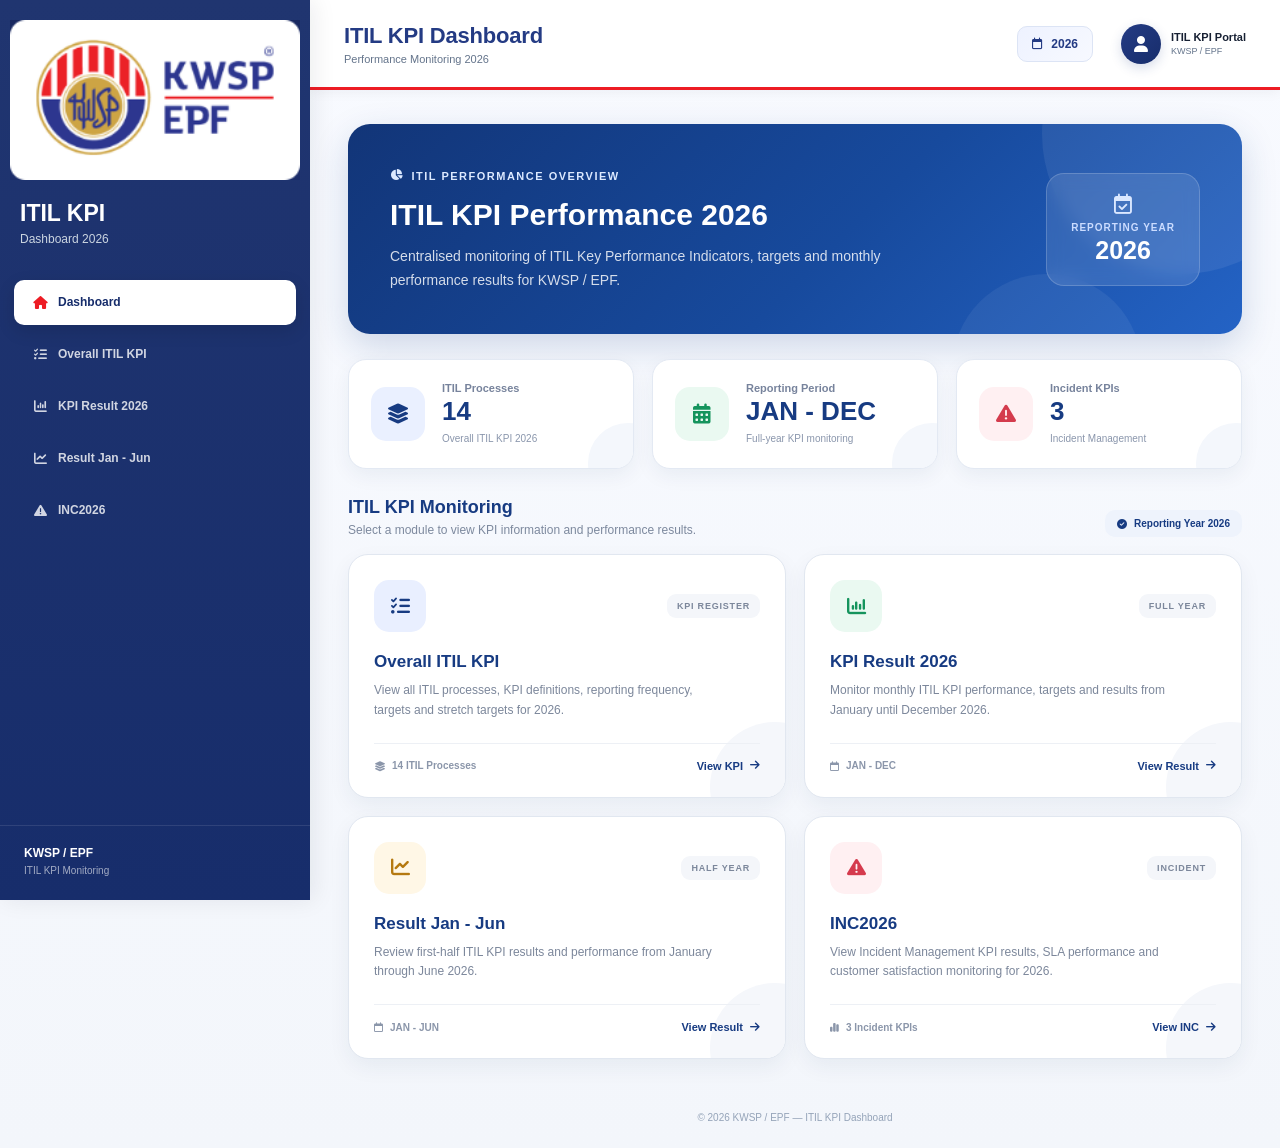
<file: index.html>
<!DOCTYPE html><html lang="en"><head><meta charset="UTF-8"><meta name="viewport" content="width=device-width,initial-scale=1.0"><title>KWSP | ITIL KPI Dashboard 2026</title><meta http-equiv="refresh" content="0; url=dashboard.html"></head><body><p>Loading ITIL KPI Dashboard...</p><script>window.location.href='dashboard.html';</script></body></html>
</file>
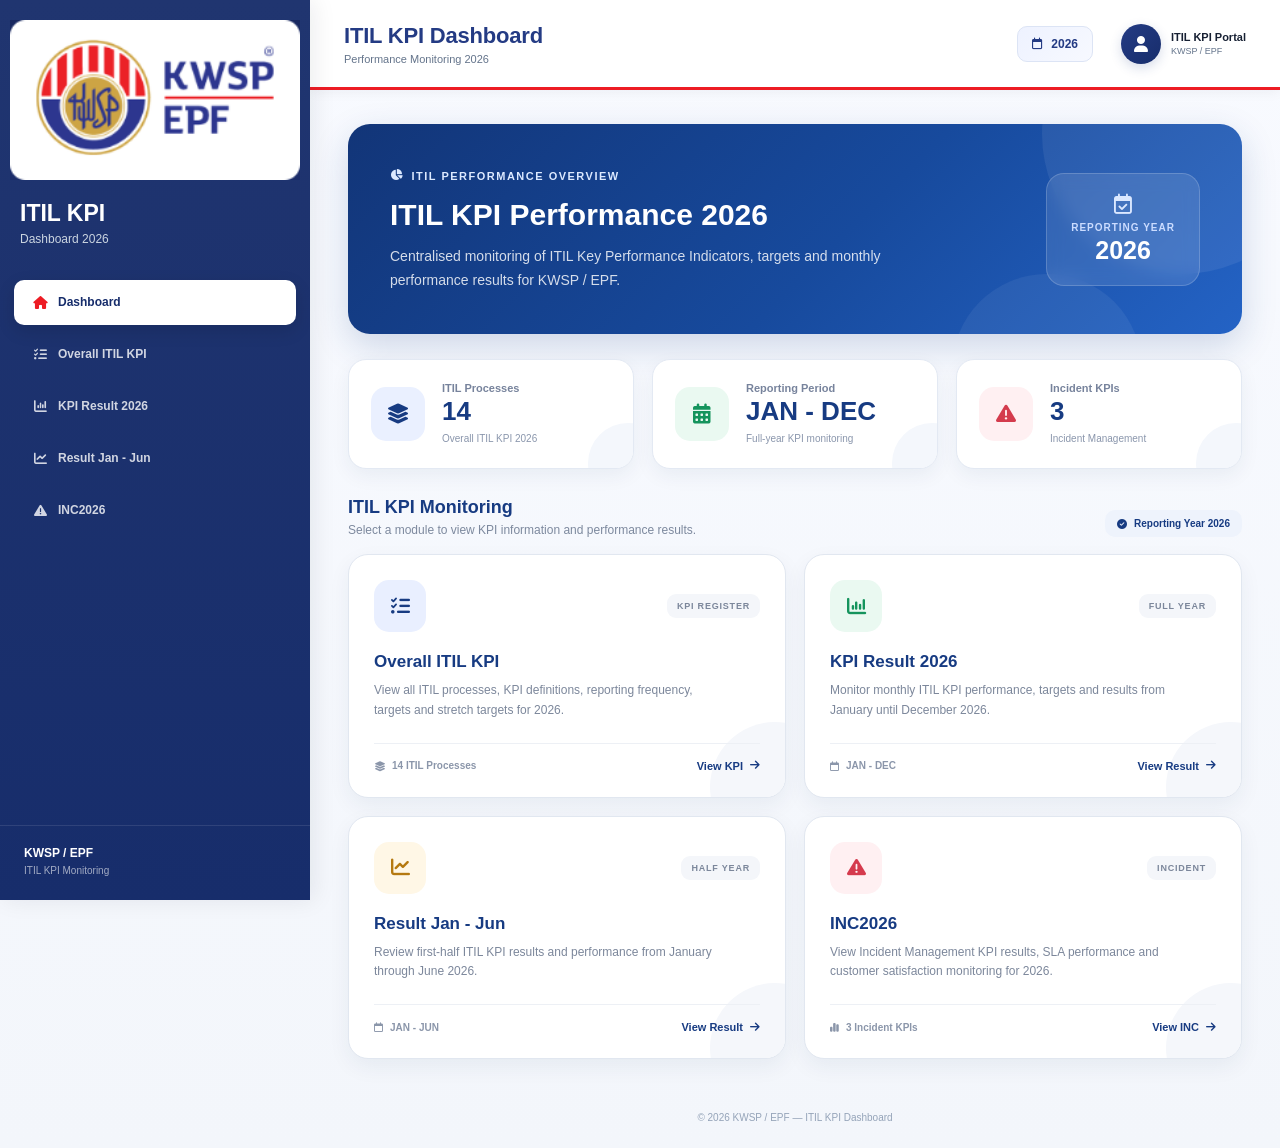
<file: dashboard.html>
<!DOCTYPE html>
<html lang="en">

<head>

    <meta charset="UTF-8">

    <meta
        name="viewport"
        content="width=device-width, initial-scale=1.0"
    >

    <title>
        KWSP | ITIL KPI Dashboard 2026
    </title>


    <!-- MAIN CSS -->
    <link
        rel="stylesheet"
        href="css/style.css"
    >


    <!-- FONT AWESOME -->
    <link
        rel="stylesheet"
        href="https://cdnjs.cloudflare.com/ajax/libs/font-awesome/6.5.1/css/all.min.css"
    >


    <style>

        /* =========================================================
           DASHBOARD 2026
        ========================================================= */

        .dashboard-content {
            padding-bottom: 35px;
        }


        /* =========================================================
           HERO
        ========================================================= */

        .dashboard-hero {
            position: relative;
            overflow: hidden;

            display: flex;
            align-items: center;
            justify-content: space-between;
            gap: 30px;

            min-height: 210px;

            padding: 38px 42px;
            margin-bottom: 25px;

            border-radius: 22px;

            background:
                linear-gradient(
                    135deg,
                    #123578 0%,
                    #174a9d 55%,
                    #2463c5 100%
                );

            box-shadow:
                0 12px 35px rgba(23, 59, 130, 0.18);

            color: white;
        }


        .dashboard-hero::before {
            content: "";

            position: absolute;

            width: 280px;
            height: 280px;

            right: -80px;
            top: -130px;

            border-radius: 50%;

            background:
                rgba(255, 255, 255, 0.07);
        }


        .dashboard-hero::after {
            content: "";

            position: absolute;

            width: 190px;
            height: 190px;

            right: 100px;
            bottom: -130px;

            border-radius: 50%;

            background:
                rgba(255, 255, 255, 0.06);
        }


        .dashboard-hero-copy {
            position: relative;
            z-index: 2;

            max-width: 650px;
        }


        .dashboard-hero-label {
            display: inline-flex;
            align-items: center;
            gap: 8px;

            margin-bottom: 14px;

            font-size: 11px;
            font-weight: 800;

            letter-spacing: 1.5px;

            color: #dce9ff;
        }


        .dashboard-hero h2 {
            margin: 0 0 12px;

            font-size: 30px;
            line-height: 1.25;

            color: white;
        }


        .dashboard-hero p {
            max-width: 570px;

            margin: 0;

            color: rgba(255, 255, 255, 0.82);

            font-size: 14px;
            line-height: 1.7;
        }


        .dashboard-hero-year {
            position: relative;
            z-index: 2;

            min-width: 135px;

            padding: 20px 24px;

            text-align: center;

            border: 1px solid rgba(255, 255, 255, 0.18);
            border-radius: 18px;

            background:
                rgba(255, 255, 255, 0.11);

            backdrop-filter: blur(8px);
        }


        .dashboard-hero-year i {
            display: block;

            margin-bottom: 8px;

            font-size: 20px;

            color: #dbe8ff;
        }


        .dashboard-hero-year span {
            display: block;

            margin-bottom: 3px;

            font-size: 10px;
            font-weight: 700;

            letter-spacing: 1px;

            color: #cbdcff;
        }


        .dashboard-hero-year strong {
            font-size: 25px;

            color: white;
        }


        /* =========================================================
           SUMMARY
        ========================================================= */

        .dashboard-summary {
            display: grid;

            grid-template-columns:
                repeat(3, minmax(0, 1fr));

            gap: 18px;

            margin-bottom: 28px;
        }


        .summary-card {
            position: relative;

            display: flex;
            align-items: center;

            gap: 17px;

            min-height: 110px;

            padding: 22px;

            overflow: hidden;

            border: 1px solid #e3e9f3;
            border-radius: 18px;

            background: white;

            box-shadow:
                0 7px 20px rgba(15, 43, 89, 0.06);

            transition:
                transform 0.2s ease,
                box-shadow 0.2s ease;
        }


        .summary-card:hover {
            transform: translateY(-3px);

            box-shadow:
                0 12px 28px rgba(15, 43, 89, 0.10);
        }


        .summary-card::after {
            content: "";

            position: absolute;

            width: 80px;
            height: 80px;

            right: -35px;
            bottom: -35px;

            border-radius: 50%;

            background: #f4f7fc;
        }


        .summary-icon {
            flex-shrink: 0;

            display: flex;
            align-items: center;
            justify-content: center;

            width: 54px;
            height: 54px;

            border-radius: 15px;

            font-size: 20px;
        }


        .summary-blue {
            color: #173b82;
            background: #eaf0ff;
        }


        .summary-green {
            color: #15945d;
            background: #eaf9f1;
        }


        .summary-red {
            color: #d43b4d;
            background: #fff0f2;
        }


        .summary-content {
            position: relative;
            z-index: 2;
        }


        .summary-content small {
            display: block;

            margin-bottom: 4px;

            color: #77839c;

            font-size: 11px;
            font-weight: 600;
        }


        .summary-content strong {
            display: block;

            margin-bottom: 4px;

            color: #173b82;

            font-size: 26px;
            line-height: 1;
        }


        .summary-content span {
            color: #8a96ac;

            font-size: 10px;
        }


        /* =========================================================
           SECTION HEADING
        ========================================================= */

        .dashboard-section {
            margin-top: 5px;
        }


        .dashboard-section-head {
            display: flex;
            align-items: flex-end;
            justify-content: space-between;

            gap: 20px;

            margin-bottom: 17px;
        }


        .dashboard-section-head h3 {
            margin: 0 0 5px;

            color: #173b82;

            font-size: 18px;
        }


        .dashboard-section-head p {
            margin: 0;

            color: #7d899e;

            font-size: 12px;
        }


        .dashboard-section-tag {
            display: inline-flex;
            align-items: center;
            gap: 7px;

            padding: 8px 12px;

            border-radius: 10px;

            background: #eef3fc;

            color: #173b82;

            font-size: 10px;
            font-weight: 700;
        }


        /* =========================================================
           MODULE CARDS
        ========================================================= */

        .dashboard-modules {
            display: grid;

            grid-template-columns:
                repeat(2, minmax(0, 1fr));

            gap: 18px;
        }


        .dashboard-card {
            position: relative;

            display: flex;
            flex-direction: column;

            min-height: 225px;

            padding: 25px;

            overflow: hidden;

            text-decoration: none;

            border: 1px solid #e1e7f0;
            border-radius: 20px;

            background: white;

            box-shadow:
                0 8px 22px rgba(15, 43, 89, 0.06);

            transition:
                transform 0.22s ease,
                box-shadow 0.22s ease,
                border-color 0.22s ease;
        }


        .dashboard-card:hover {
            transform: translateY(-4px);

            border-color: #cbd9ef;

            box-shadow:
                0 15px 35px rgba(15, 43, 89, 0.11);
        }


        .dashboard-card::after {
            content: "";

            position: absolute;

            width: 130px;
            height: 130px;

            right: -55px;
            bottom: -55px;

            border-radius: 50%;

            background: #f5f7fb;
        }


        .dashboard-card-top {
            display: flex;
            align-items: center;
            justify-content: space-between;

            margin-bottom: 20px;
        }


        .module-icon {
            display: flex;
            align-items: center;
            justify-content: center;

            width: 52px;
            height: 52px;

            border-radius: 15px;

            font-size: 19px;
        }


        .module-blue {
            color: #173b82;
            background: #e9efff;
        }


        .module-green {
            color: #15945d;
            background: #eaf9f1;
        }


        .module-gold {
            color: #b57910;
            background: #fff7e6;
        }


        .module-red {
            color: #d53a4d;
            background: #fff0f2;
        }


        .module-tag {
            padding: 7px 10px;

            border-radius: 9px;

            background: #f4f6fa;

            color: #7c879b;

            font-size: 9px;
            font-weight: 800;

            letter-spacing: 0.8px;
        }


        .dashboard-card h3 {
            position: relative;
            z-index: 2;

            margin: 0 0 9px;

            color: #173b82;

            font-size: 17px;
        }


        .dashboard-card p {
            position: relative;
            z-index: 2;

            flex-grow: 1;

            margin: 0 0 22px;

            max-width: 90%;

            color: #7c879b;

            font-size: 12px;
            line-height: 1.65;
        }


        .dashboard-card-footer {
            position: relative;
            z-index: 2;

            display: flex;
            align-items: center;
            justify-content: space-between;

            gap: 15px;

            padding-top: 16px;

            border-top: 1px solid #edf0f5;
        }


        .dashboard-card-info {
            display: flex;
            align-items: center;
            gap: 7px;

            color: #8b96aa;

            font-size: 10px;
            font-weight: 600;
        }


        .dashboard-card-open {
            display: inline-flex;
            align-items: center;
            gap: 7px;

            color: #173b82;

            font-size: 11px;
            font-weight: 800;
        }


        .dashboard-card:hover
        .dashboard-card-open i {
            transform: translateX(3px);
        }


        .dashboard-card-open i {
            transition: transform 0.2s ease;
        }


        /* =========================================================
           RESPONSIVE
        ========================================================= */

        @media (max-width: 1000px) {

            .dashboard-summary {
                grid-template-columns: 1fr;
            }


            .dashboard-modules {
                grid-template-columns: 1fr;
            }

        }


        @media (max-width: 700px) {

            .dashboard-hero {
                flex-direction: column;
                align-items: flex-start;

                padding: 28px;
            }


            .dashboard-hero-year {
                width: 100%;
            }


            .dashboard-hero h2 {
                font-size: 25px;
            }

        }

    </style>

</head>


<body>


<div class="app">


    <!-- =====================================================
         SIDEBAR
    ====================================================== -->

    <aside class="sidebar">


        <!-- BRAND -->

        <div class="brand">

            <img
                src="images/kwsp-logo.png"
                alt="KWSP EPF Logo"
                class="kwsp-logo"
            >

            <div class="brand-title">

                <h2>
                    ITIL KPI
                </h2>

                <p>
                    Dashboard 2026
                </p>

            </div>

        </div>


        <!-- NAVIGATION -->

        <nav>

            <a
                href="dashboard.html"
                class="nav-btn active"
            >

                <i class="fa-solid fa-house"></i>

                Dashboard

            </a>


            <a
                href="overall.html"
                class="nav-btn"
            >

                <i class="fa-solid fa-list-check"></i>

                Overall ITIL KPI

            </a>


            <a
                href="result2026.html"
                class="nav-btn"
            >

                <i class="fa-solid fa-chart-column"></i>

                KPI Result 2026

            </a>


            <a
                href="jan-jun.html"
                class="nav-btn"
            >

                <i class="fa-solid fa-chart-line"></i>

                Result Jan - Jun

            </a>


            <a
                href="inc2026.html"
                class="nav-btn"
            >

                <i class="fa-solid fa-triangle-exclamation"></i>

                INC2026

            </a>

        </nav>


        <!-- SIDEBAR FOOTER -->

        <div class="side-foot">

            <b>
                KWSP / EPF
            </b>

            <span>
                ITIL KPI Monitoring
            </span>

        </div>


    </aside>


    <!-- =====================================================
         MAIN
    ====================================================== -->

    <main>


        <!-- =================================================
             TOPBAR
        ================================================== -->

        <header class="topbar">


            <div>

                <h1>
                    ITIL KPI Dashboard
                </h1>

                <p>
                    Performance Monitoring 2026
                </p>

            </div>


            <div class="topbar-right">


                <!-- YEAR -->

                <div class="year">

                    <i class="fa-regular fa-calendar"></i>

                    2026

                </div>


                <!-- ADMIN -->

                <div class="administrator">

                    <div class="admin-icon">

                        <i class="fa-solid fa-user"></i>

                    </div>

                    <div>

                        <strong>
                            ITIL KPI Portal
                        </strong>

                        <span>
                            KWSP / EPF
                        </span>

                    </div>

                </div>


            </div>


        </header>


        <!-- =================================================
             CONTENT
        ================================================== -->

        <section class="content dashboard-content">


            <!-- =================================================
                 HERO
            ================================================== -->

            <div class="dashboard-hero">


                <div class="dashboard-hero-copy">

                    <span class="dashboard-hero-label">

                        <i class="fa-solid fa-chart-pie"></i>

                        ITIL PERFORMANCE OVERVIEW

                    </span>


                    <h2>
                        ITIL KPI Performance 2026
                    </h2>


                    <p>
                        Centralised monitoring of ITIL Key Performance
                        Indicators, targets and monthly performance
                        results for KWSP / EPF.
                    </p>

                </div>


                <div class="dashboard-hero-year">

                    <i class="fa-regular fa-calendar-check"></i>

                    <span>
                        REPORTING YEAR
                    </span>

                    <strong>
                        2026
                    </strong>

                </div>


            </div>


            <!-- =================================================
                 SUMMARY CARDS
            ================================================== -->

            <div class="dashboard-summary">


                <!-- ITIL PROCESS -->

                <div class="summary-card">

                    <div class="summary-icon summary-blue">

                        <i class="fa-solid fa-layer-group"></i>

                    </div>


                    <div class="summary-content">

                        <small>
                            ITIL Processes
                        </small>

                        <strong id="statProcess">
                            14
                        </strong>

                        <span>
                            Overall ITIL KPI 2026
                        </span>

                    </div>

                </div>


                <!-- REPORTING PERIOD -->

                <div class="summary-card">

                    <div class="summary-icon summary-green">

                        <i class="fa-solid fa-calendar-days"></i>

                    </div>


                    <div class="summary-content">

                        <small>
                            Reporting Period
                        </small>

                        <strong>
                            JAN - DEC
                        </strong>

                        <span>
                            Full-year KPI monitoring
                        </span>

                    </div>

                </div>


                <!-- INCIDENT KPI -->

                <div class="summary-card">

                    <div class="summary-icon summary-red">

                        <i class="fa-solid fa-triangle-exclamation"></i>

                    </div>


                    <div class="summary-content">

                        <small>
                            Incident KPIs
                        </small>

                        <strong>
                            3
                        </strong>

                        <span>
                            Incident Management
                        </span>

                    </div>

                </div>


            </div>


            <!-- =================================================
                 MODULE SECTION
            ================================================== -->

            <div class="dashboard-section">


                <div class="dashboard-section-head">


                    <div>

                        <h3>
                            ITIL KPI Monitoring
                        </h3>

                        <p>
                            Select a module to view KPI information
                            and performance results.
                        </p>

                    </div>


                    <span class="dashboard-section-tag">

                        <i class="fa-solid fa-circle-check"></i>

                        Reporting Year 2026

                    </span>


                </div>


                <!-- MODULE GRID -->

                <div class="dashboard-modules">


                    <!-- =========================================
                         OVERALL ITIL KPI
                    ========================================== -->

                    <a
                        href="overall.html"
                        class="dashboard-card"
                    >


                        <div class="dashboard-card-top">

                            <div class="module-icon module-blue">

                                <i class="fa-solid fa-list-check"></i>

                            </div>

                            <span class="module-tag">
                                KPI REGISTER
                            </span>

                        </div>


                        <h3>
                            Overall ITIL KPI
                        </h3>


                        <p>
                            View all ITIL processes, KPI definitions,
                            reporting frequency, targets and stretch
                            targets for 2026.
                        </p>


                        <div class="dashboard-card-footer">

                            <span class="dashboard-card-info">

                                <i class="fa-solid fa-layer-group"></i>

                                14 ITIL Processes

                            </span>


                            <span class="dashboard-card-open">

                                View KPI

                                <i class="fa-solid fa-arrow-right"></i>

                            </span>

                        </div>


                    </a>


                    <!-- =========================================
                         KPI RESULT 2026
                    ========================================== -->

                    <a
                        href="result2026.html"
                        class="dashboard-card"
                    >


                        <div class="dashboard-card-top">

                            <div class="module-icon module-green">

                                <i class="fa-solid fa-chart-column"></i>

                            </div>

                            <span class="module-tag">
                                FULL YEAR
                            </span>

                        </div>


                        <h3>
                            KPI Result 2026
                        </h3>


                        <p>
                            Monitor monthly ITIL KPI performance,
                            targets and results from January until
                            December 2026.
                        </p>


                        <div class="dashboard-card-footer">

                            <span class="dashboard-card-info">

                                <i class="fa-regular fa-calendar"></i>

                                JAN - DEC

                            </span>


                            <span class="dashboard-card-open">

                                View Result

                                <i class="fa-solid fa-arrow-right"></i>

                            </span>

                        </div>


                    </a>


                    <!-- =========================================
                         RESULT JAN - JUN
                    ========================================== -->

                    <a
                        href="jan-jun.html"
                        class="dashboard-card"
                    >


                        <div class="dashboard-card-top">

                            <div class="module-icon module-gold">

                                <i class="fa-solid fa-chart-line"></i>

                            </div>

                            <span class="module-tag">
                                HALF YEAR
                            </span>

                        </div>


                        <h3>
                            Result Jan - Jun
                        </h3>


                        <p>
                            Review first-half ITIL KPI results
                            and performance from January through
                            June 2026.
                        </p>


                        <div class="dashboard-card-footer">

                            <span class="dashboard-card-info">

                                <i class="fa-regular fa-calendar"></i>

                                JAN - JUN

                            </span>


                            <span class="dashboard-card-open">

                                View Result

                                <i class="fa-solid fa-arrow-right"></i>

                            </span>

                        </div>


                    </a>


                    <!-- =========================================
                         INC 2026
                    ========================================== -->

                    <a
                        href="inc2026.html"
                        class="dashboard-card"
                    >


                        <div class="dashboard-card-top">

                            <div class="module-icon module-red">

                                <i class="fa-solid fa-triangle-exclamation"></i>

                            </div>

                            <span class="module-tag">
                                INCIDENT
                            </span>

                        </div>


                        <h3>
                            INC2026
                        </h3>


                        <p>
                            View Incident Management KPI results,
                            SLA performance and customer satisfaction
                            monitoring for 2026.
                        </p>


                        <div class="dashboard-card-footer">

                            <span class="dashboard-card-info">

                                <i class="fa-solid fa-chart-simple"></i>

                                3 Incident KPIs

                            </span>


                            <span class="dashboard-card-open">

                                View INC

                                <i class="fa-solid fa-arrow-right"></i>

                            </span>

                        </div>


                    </a>


                </div>


            </div>


        </section>


        <!-- =================================================
             FOOTER
        ================================================== -->

        <footer>

            © 2026 KWSP / EPF —
            ITIL KPI Dashboard

        </footer>


    </main>


</div>


<!-- =========================================================
     JAVASCRIPT
========================================================= -->

<script src="js/data.js"></script>

<script src="js/script.js"></script>


</body>

</html>
</file>
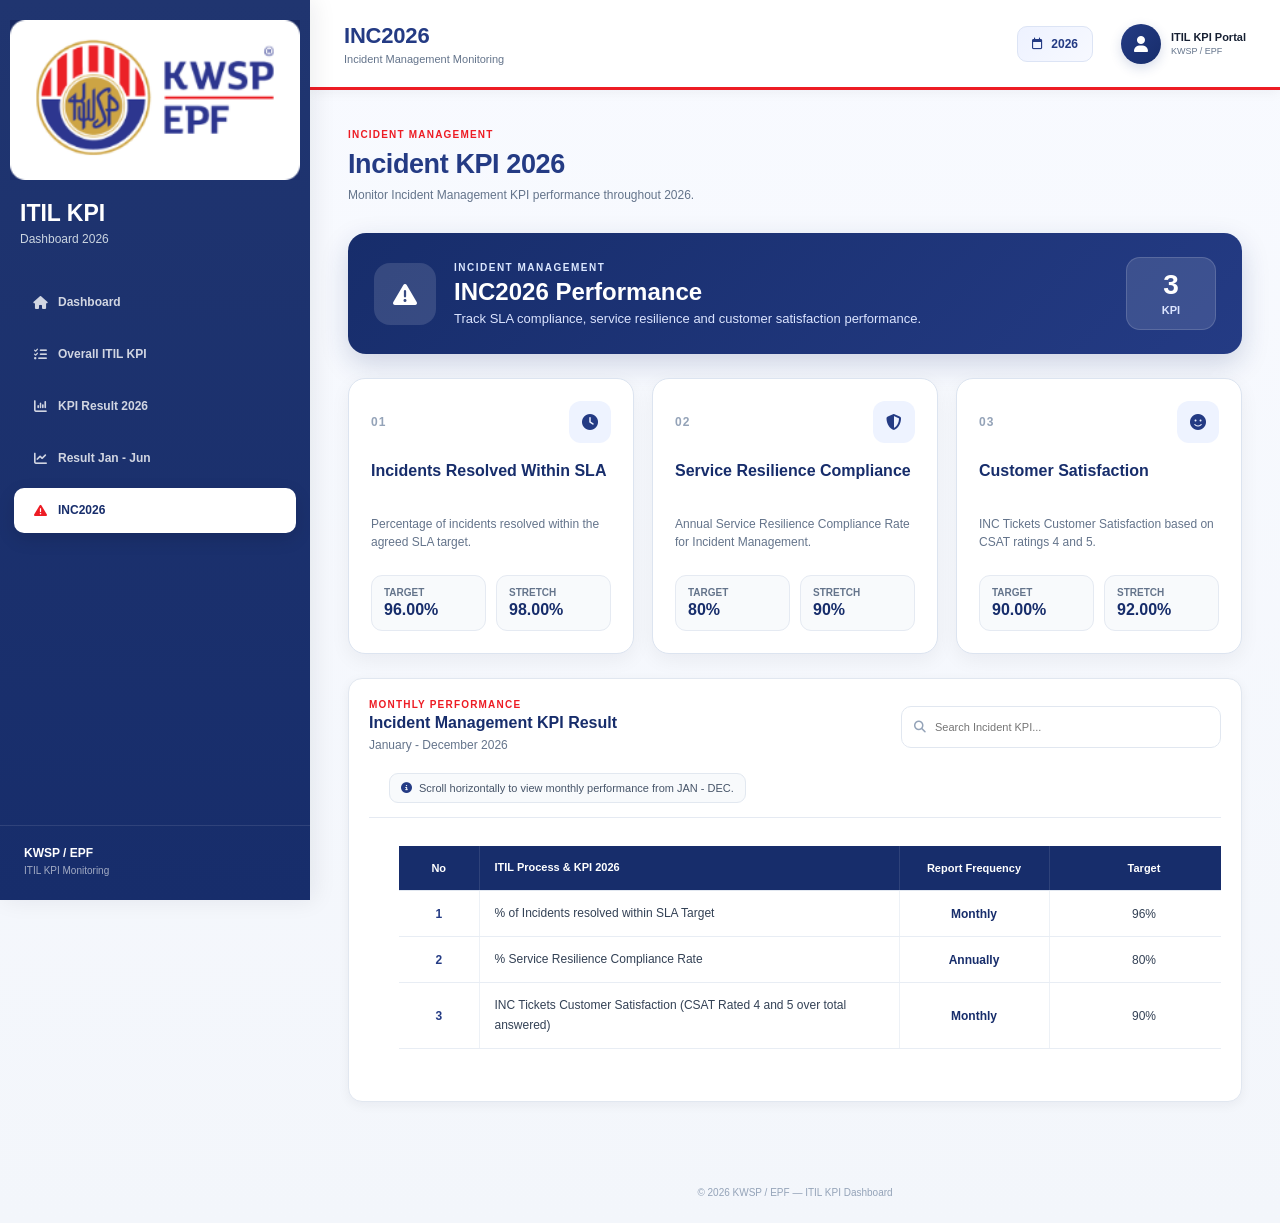
<file: inc2026.html>
<!DOCTYPE html>
<html lang="en">

<head>
    <meta charset="UTF-8">
    <meta name="viewport" content="width=device-width, initial-scale=1.0">

    <title>KWSP | INC2026</title>

    <!-- MAIN CSS -->
    <link rel="stylesheet" href="css/style.css">

    <!-- FONT AWESOME -->
    <link
        rel="stylesheet"
        href="https://cdnjs.cloudflare.com/ajax/libs/font-awesome/6.5.1/css/all.min.css"
    >
</head>


<body>

<div class="app">

    <!-- =====================================================
         SIDEBAR
    ====================================================== -->

    <aside class="sidebar">

        <div class="brand">

            <img
                src="images/kwsp-logo.png"
                alt="KWSP EPF Logo"
                class="kwsp-logo"
            >

            <div class="brand-title">
                <h2>ITIL KPI</h2>
                <p>Dashboard 2026</p>
            </div>

        </div>


        <nav>

            <a href="dashboard.html" class="nav-btn">
                <i class="fa-solid fa-house"></i>
                Dashboard
            </a>

            <a href="overall.html" class="nav-btn">
                <i class="fa-solid fa-list-check"></i>
                Overall ITIL KPI
            </a>

            <a href="result2026.html" class="nav-btn">
                <i class="fa-solid fa-chart-column"></i>
                KPI Result 2026
            </a>

            <a href="jan-jun.html" class="nav-btn">
                <i class="fa-solid fa-chart-line"></i>
                Result Jan - Jun
            </a>

            <a href="inc2026.html" class="nav-btn active">
                <i class="fa-solid fa-triangle-exclamation"></i>
                INC2026
            </a>

        </nav>


        <div class="side-foot">

            <b>KWSP / EPF</b>

            <span>
                ITIL KPI Monitoring
            </span>

        </div>

    </aside>



    <!-- =====================================================
         MAIN
    ====================================================== -->

    <main>


        <!-- =================================================
             TOPBAR
        ================================================== -->

        <header class="topbar">

            <div>

                <h1>
                    INC2026
                </h1>

                <p>
                    Incident Management Monitoring
                </p>

            </div>


            <div class="topbar-right">


                <div class="year">

                    <i class="fa-regular fa-calendar"></i>

                    2026

                </div>


                <div class="administrator">

                    <div class="admin-icon">

                        <i class="fa-solid fa-user"></i>

                    </div>


                    <div>

                        <strong>
                            ITIL KPI Portal
                        </strong>

                        <span>
                            KWSP / EPF
                        </span>

                    </div>

                </div>

            </div>

        </header>



        <!-- =================================================
             CONTENT
        ================================================== -->

        <section class="content">


            <!-- =================================================
                 PAGE HEADING
            ================================================== -->

            <div class="heading">

                <span class="eyebrow">
                    INCIDENT MANAGEMENT
                </span>

                <h2>
                    Incident KPI 2026
                </h2>

                <p>
                    Monitor Incident Management KPI performance
                    throughout 2026.
                </p>

            </div>



            <!-- =================================================
                 INCIDENT HERO
            ================================================== -->

            <div class="incident-overview">

                <div class="incident-overview-icon">

                    <i class="fa-solid fa-triangle-exclamation"></i>

                </div>


                <div class="incident-overview-content">

                    <span class="incident-small-title">
                        INCIDENT MANAGEMENT
                    </span>

                    <h2>
                        INC2026 Performance
                    </h2>

                    <p>
                        Track SLA compliance, service resilience
                        and customer satisfaction performance.
                    </p>

                </div>


                <div class="incident-overview-count">

                    <strong>3</strong>

                    <span>
                        KPI
                    </span>

                </div>

            </div>



            <!-- =================================================
                 KPI SUMMARY CARDS
            ================================================== -->

            <div class="incident-summary-grid">


                <!-- KPI 1 -->

                <article class="incident-summary-card">

                    <div class="incident-summary-top">

                        <div class="incident-summary-number">
                            01
                        </div>

                        <div class="incident-summary-icon">
                            <i class="fa-solid fa-clock"></i>
                        </div>

                    </div>


                    <h3>
                        Incidents Resolved Within SLA
                    </h3>


                    <p>
                        Percentage of incidents resolved within
                        the agreed SLA target.
                    </p>


                    <div class="incident-target-row">

                        <div>

                            <span>
                                Target
                            </span>

                            <strong>
                                96.00%
                            </strong>

                        </div>


                        <div>

                            <span>
                                Stretch
                            </span>

                            <strong>
                                98.00%
                            </strong>

                        </div>

                    </div>

                </article>



                <!-- KPI 2 -->

                <article class="incident-summary-card">

                    <div class="incident-summary-top">

                        <div class="incident-summary-number">
                            02
                        </div>

                        <div class="incident-summary-icon">
                            <i class="fa-solid fa-shield-halved"></i>
                        </div>

                    </div>


                    <h3>
                        Service Resilience Compliance
                    </h3>


                    <p>
                        Annual Service Resilience Compliance Rate
                        for Incident Management.
                    </p>


                    <div class="incident-target-row">

                        <div>

                            <span>
                                Target
                            </span>

                            <strong>
                                80%
                            </strong>

                        </div>


                        <div>

                            <span>
                                Stretch
                            </span>

                            <strong>
                                90%
                            </strong>

                        </div>

                    </div>

                </article>



                <!-- KPI 3 -->

                <article class="incident-summary-card">

                    <div class="incident-summary-top">

                        <div class="incident-summary-number">
                            03
                        </div>

                        <div class="incident-summary-icon">
                            <i class="fa-solid fa-face-smile"></i>
                        </div>

                    </div>


                    <h3>
                        Customer Satisfaction
                    </h3>


                    <p>
                        INC Tickets Customer Satisfaction based
                        on CSAT ratings 4 and 5.
                    </p>


                    <div class="incident-target-row">

                        <div>

                            <span>
                                Target
                            </span>

                            <strong>
                                90.00%
                            </strong>

                        </div>


                        <div>

                            <span>
                                Stretch
                            </span>

                            <strong>
                                92.00%
                            </strong>

                        </div>

                    </div>

                </article>

            </div>



            <!-- =================================================
                 PERFORMANCE TABLE
            ================================================== -->

            <div class="panel incident-result-panel">


                <!-- TABLE HEADER -->

                <div class="panel-head">

                    <div>

                        <span class="incident-table-label">
                            MONTHLY PERFORMANCE
                        </span>

                        <h3>
                            Incident Management KPI Result
                        </h3>

                        <p>
                            January - December 2026
                        </p>

                    </div>


                    <!-- SEARCH -->

                    <label class="search">

                        <i class="fa-solid fa-magnifying-glass"></i>

                        <input
                            id="incidentSearch"
                            type="text"
                            placeholder="Search Incident KPI..."
                        >

                    </label>

                </div>



                <!-- =================================================
                     TABLE INFORMATION
                ================================================== -->

                <div class="incident-table-info">

                    <div>

                        <i class="fa-solid fa-circle-info"></i>

                        Scroll horizontally to view
                        monthly performance from JAN - DEC.

                    </div>

                </div>



                <!-- =================================================
                     TABLE
                ================================================== -->

                <div class="table-wrap incident-table-wrap">

                    <table class="wide incident-performance-table">

                        <thead id="incidentHead">
                        </thead>

                        <tbody id="incidentBody">
                        </tbody>

                    </table>

                </div>

            </div>


        </section>



        <!-- =================================================
             FOOTER
        ================================================== -->

        <footer>

            © 2026 KWSP / EPF —
            ITIL KPI Dashboard

        </footer>


    </main>

</div>



<!-- =========================================================
     JAVASCRIPT
========================================================= -->

<script src="js/data.js"></script>
<script src="js/script.js"></script>


</body>

</html>
</file>
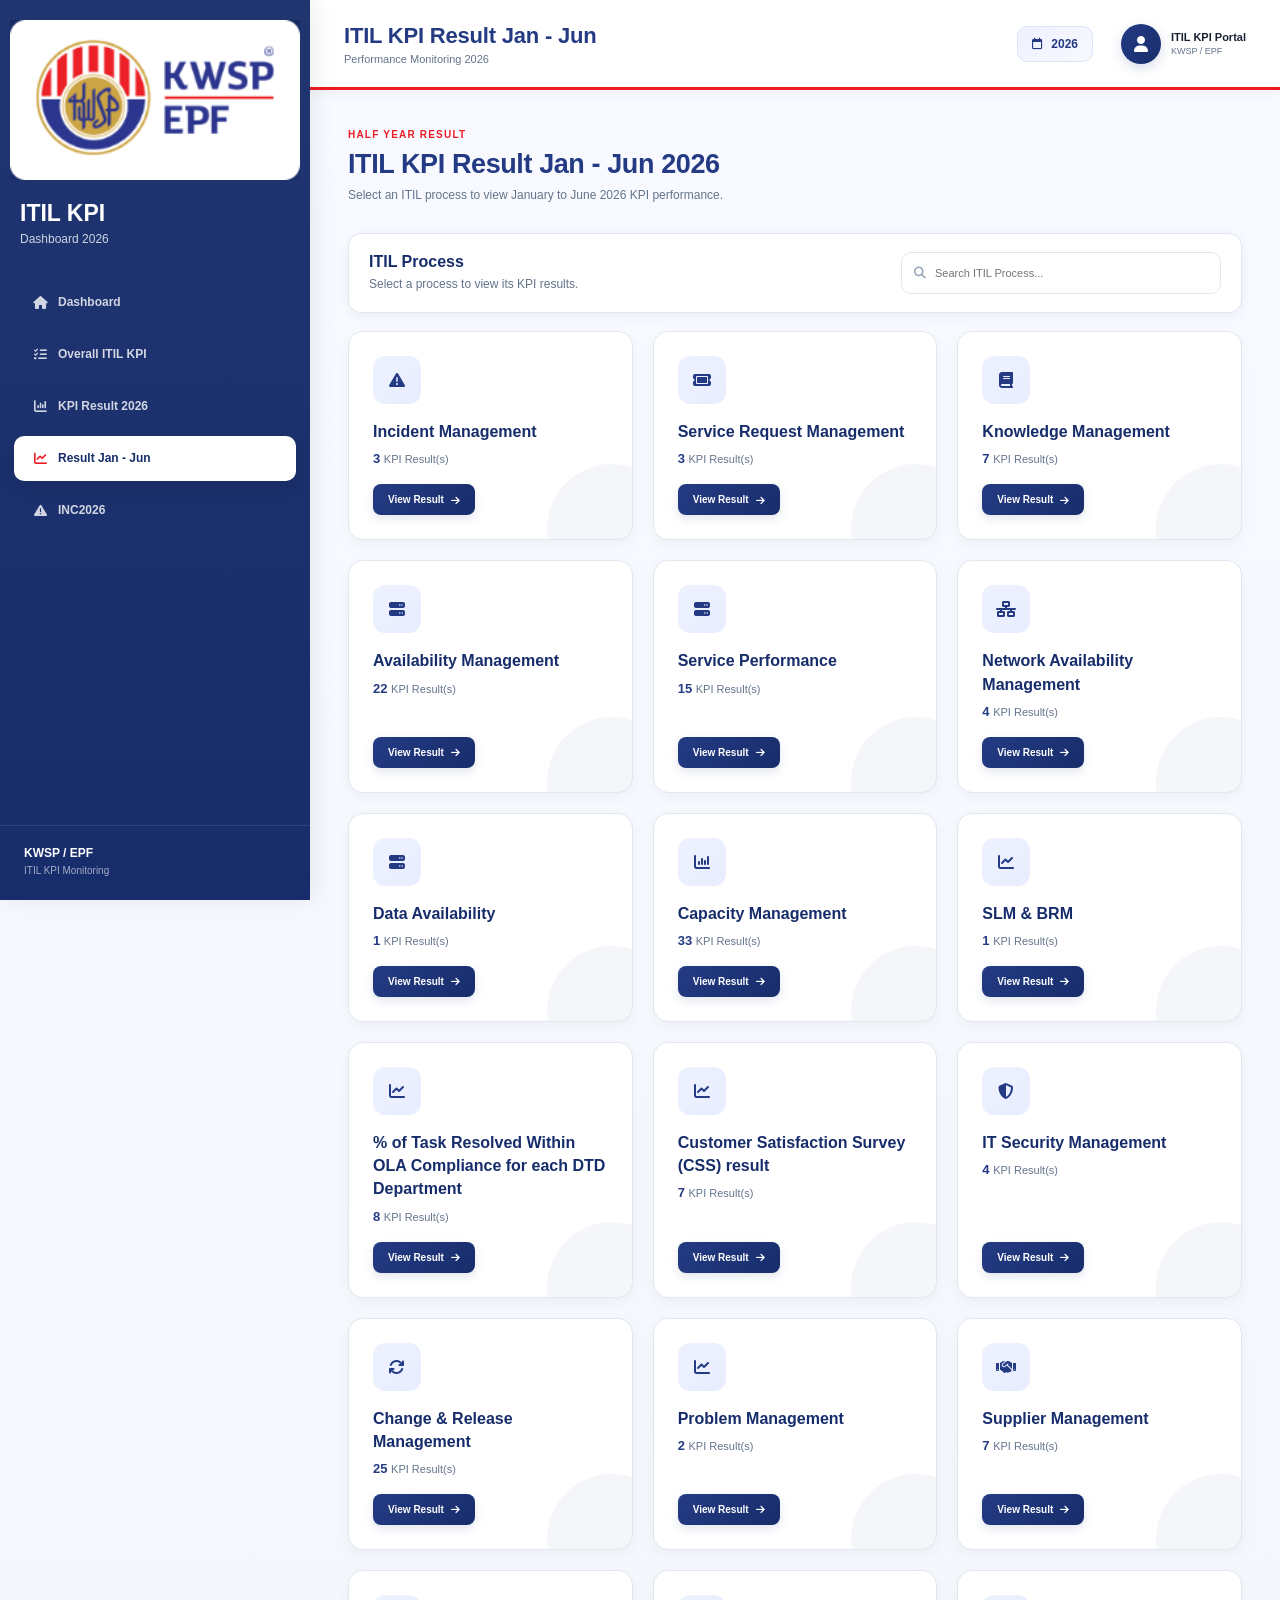
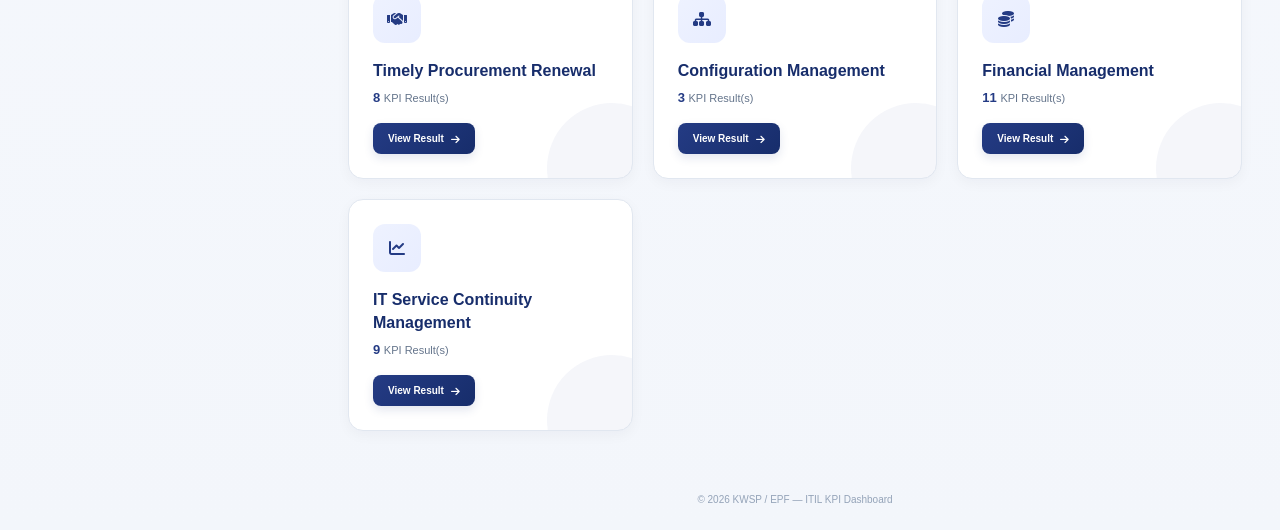
<file: jan-jun.html>
<!DOCTYPE html>
<html lang="en">

<head>
    <meta charset="UTF-8">

    <meta
        name="viewport"
        content="width=device-width, initial-scale=1.0"
    >

    <title>
        KWSP | ITIL KPI Result Jan - Jun 2026
    </title>

    <!-- MAIN CSS -->
    <link
        rel="stylesheet"
        href="css/style.css"
    >

    <!-- FONT AWESOME -->
    <link
        rel="stylesheet"
        href="https://cdnjs.cloudflare.com/ajax/libs/font-awesome/6.5.1/css/all.min.css"
    >

    <style>
        /*
           Additional styling for the
           three-level Jan-Jun navigation.
           Existing styling remains in style.css.
        */

        #janJunProcessList,
        #janJunSubgroupList,
        #janJunProcessDetail {
            width: 100%;
        }

        #janJunSubgroupList,
        #janJunProcessDetail {
            display: none;
        }

        .jan-jun-subgroup-heading {
            margin: 24px 0;
        }

        .jan-jun-subgroup-heading h2 {
            margin: 10px 0;
            color: #173b82;
        }

        .jan-jun-subgroup-heading p {
            color: #64748b;
            line-height: 1.6;
        }

        .jan-jun-subgroup-grid {
            margin-top: 24px;
        }

        .jan-jun-table-wrap {
            width: 100%;
            overflow-x: auto;
            overflow-y: hidden;
        }

        .jan-jun-table {
            width: max-content;
            min-width: 100%;
            border-collapse: collapse;
            table-layout: auto;
        }

        .jan-jun-table th,
        .jan-jun-table td {
            box-sizing: border-box;
            padding: 14px 16px;
            vertical-align: middle;
            line-height: 1.5;

            white-space: normal;
            word-break: normal;
            overflow-wrap: break-word;
        }

        /* No. */
        .jan-jun-table th:first-child,
        .jan-jun-table td:first-child {
            min-width: 75px;
            text-align: center;
        }

        /* KPI Name */
        .jan-jun-table th:nth-child(2),
        .jan-jun-table td:nth-child(2) {
            min-width: 380px;
            width: 420px;
            max-width: 520px;
            text-align: left;
        }

        /* Report Frequency */
        .jan-jun-table th:nth-child(3),
        .jan-jun-table td:nth-child(3) {
            min-width: 150px;
            text-align: center;
        }

        /* Target & Stretch Target */
        .jan-jun-table th:nth-child(4),
        .jan-jun-table td:nth-child(4),
        .jan-jun-table th:nth-child(5),
        .jan-jun-table td:nth-child(5) {
            min-width: 175px;
            text-align: center;
        }

        /* JAN - JUN */
        .jan-jun-table th:nth-child(n+6),
        .jan-jun-table td:nth-child(n+6) {
            min-width: 105px;
            text-align: center;
        }

        /* Merged cells */
        .jan-jun-table td[rowspan] {
            vertical-align: middle;
        }

        /* Group heading */
        .jan-jun-table .group-row td,
        .jan-jun-table .result-subheading-row td {
            background: #e8f0ff;
            color: #173b82;
            font-weight: 700;
        }

        /* Continuation rows */
        .jan-jun-table .continuation-row td {
            border-top: 1px solid #e5eaf1;
        }

        @media (max-width: 768px) {
            .jan-jun-table th:nth-child(2),
            .jan-jun-table td:nth-child(2) {
                min-width: 300px;
                width: 320px;
            }
        }
    </style>

</head>

<body>

<div class="app">

    <!-- =====================================================
         SIDEBAR
    ====================================================== -->

    <aside class="sidebar">

        <!-- BRAND -->
        <div class="brand">

            <img
                src="images/kwsp-logo.png"
                alt="KWSP EPF Logo"
                class="kwsp-logo"
            >

            <div class="brand-title">

                <h2>ITIL KPI</h2>

                <p>Dashboard 2026</p>

            </div>

        </div>


        <!-- NAVIGATION -->
        <nav>

            <a
                href="dashboard.html"
                class="nav-btn"
            >
                <i class="fa-solid fa-house"></i>
                Dashboard
            </a>


            <a
                href="overall.html"
                class="nav-btn"
            >
                <i class="fa-solid fa-list-check"></i>
                Overall ITIL KPI
            </a>


            <a
                href="result2026.html"
                class="nav-btn"
            >
                <i class="fa-solid fa-chart-column"></i>
                KPI Result 2026
            </a>


            <a
                href="jan-jun.html"
                class="nav-btn active"
            >
                <i class="fa-solid fa-chart-line"></i>
                Result Jan - Jun
            </a>


            <a
                href="inc2026.html"
                class="nav-btn"
            >
                <i class="fa-solid fa-triangle-exclamation"></i>
                INC2026
            </a>

        </nav>


        <!-- SIDEBAR FOOTER -->
        <div class="side-foot">

            <b>KWSP / EPF</b>

            <span>
                ITIL KPI Monitoring
            </span>

        </div>

    </aside>


    <!-- =====================================================
         MAIN
    ====================================================== -->

    <main>

        <!-- TOPBAR -->
        <header class="topbar">

            <div>

                <h1>
                    ITIL KPI Result Jan - Jun
                </h1>

                <p>
                    Performance Monitoring 2026
                </p>

            </div>


            <div class="topbar-right">

                <!-- YEAR -->
                <div class="year">

                    <i class="fa-regular fa-calendar"></i>

                    2026

                </div>


                <!-- ADMINISTRATOR -->
                <div class="administrator">

                    <div class="admin-icon">

                        <i class="fa-solid fa-user"></i>

                    </div>

                    <div>

                        <strong>
                            ITIL KPI Portal
                        </strong>

                        <span>
                            KWSP / EPF
                        </span>

                    </div>

                </div>

            </div>

        </header>


        <!-- =================================================
             CONTENT
        ================================================== -->

        <section class="content">


            <!-- =============================================
                 LEVEL 1
                 ITIL PROCESS LIST
            ============================================== -->

            <div id="janJunProcessList">


                <!-- PAGE HEADING -->
                <div class="heading">

                    <span class="eyebrow">
                        HALF YEAR RESULT
                    </span>

                    <h2>
                        ITIL KPI Result Jan - Jun 2026
                    </h2>

                    <p>
                        Select an ITIL process to view
                        January to June 2026
                        KPI performance.
                    </p>

                </div>


                <!-- PROCESS TOOLBAR -->
                <div
                    class="section-tools jan-jun-process-tools"
                >

                    <div>

                        <h3>
                            ITIL Process
                        </h3>

                        <p>
                            Select a process to view
                            its KPI results.
                        </p>

                    </div>


                    <!-- PROCESS SEARCH -->
                    <label class="search">

                        <i
                            class="fa-solid fa-magnifying-glass"
                        ></i>

                        <input
                            type="text"
                            id="janJunProcessSearch"
                            placeholder="Search ITIL Process..."
                            autocomplete="off"
                        >

                    </label>

                </div>


                <!-- PROCESS CARDS -->
                <div
                    id="janJunProcessGrid"
                    class="process-grid jan-jun-process-grid"
                >

                    <!-- JavaScript inserts process cards here -->

                    <div
                        id="janJunLoading"
                        class="jan-jun-loading"
                    >

                        <i
                            class="fa-solid fa-spinner fa-spin"
                        ></i>

                        <span>
                            Loading ITIL processes...
                        </span>

                    </div>

                </div>

            </div>



            <!-- =============================================
                 LEVEL 2
                 SUBGROUP LIST
                 Only displayed when the selected process
                 has actual subgroup headings.
            ============================================== -->

            <div id="janJunSubgroupList">


                <!-- BACK TO PROCESS -->
                <button
                    type="button"
                    id="janJunSubgroupBackBtn"
                    class="back"
                >

                    <i
                        class="fa-solid fa-arrow-left"
                    ></i>

                    Back to ITIL Process

                </button>


                <!-- SUBGROUP HEADING -->
                <div class="jan-jun-subgroup-heading">

                    <span class="eyebrow">
                        KPI SUBGROUP
                    </span>

                    <h2 id="janJunSubgroupTitle">
                        Availability Management
                    </h2>

                    <p id="janJunSubgroupDescription">
                        Select a subgroup to view
                        its January to June 2026
                        KPI performance.
                    </p>

                </div>


                <!-- SUBGROUP TOOLBAR -->
                <div
                    class="section-tools jan-jun-process-tools"
                >

                    <div>

                        <h3>
                            KPI Subgroup
                        </h3>

                        <p>
                            Select a subgroup
                            from the Excel KPI structure.
                        </p>

                    </div>


                    <!-- SUBGROUP SEARCH -->
                    <label class="search">

                        <i
                            class="fa-solid fa-magnifying-glass"
                        ></i>

                        <input
                            type="text"
                            id="janJunSubgroupSearch"
                            placeholder="Search KPI Subgroup..."
                            autocomplete="off"
                        >

                    </label>

                </div>


                <!-- SUBGROUP CARDS -->
                <div
                    id="janJunSubgroupGrid"
                    class="process-grid jan-jun-subgroup-grid"
                >

                    <!--
                        JavaScript inserts subgroup cards.

                        For Availability Management:

                        1 Service Availability

                        2 Service Performance

                        3 Network Availability Management

                        4 Data Availability
                    -->

                </div>

            </div>



            <!-- =============================================
                 LEVEL 3
                 SELECTED KPI RESULT TABLE
            ============================================== -->

            <div
                id="janJunProcessDetail"
                class="process-detail jan-jun-process-detail"
            >


                <!-- BACK BUTTON -->
                <button
                    type="button"
                    id="janJunBackBtn"
                    class="back"
                >

                    <i
                        class="fa-solid fa-arrow-left"
                    ></i>

                    Back

                </button>



                <!-- =========================================
                     DETAIL HERO
                ========================================== -->

                <div class="half-year-hero">


                    <!-- ICON -->
                    <div
                        class="half-year-icon"
                        id="janJunDetailIcon"
                    >

                        <i
                            class="fa-solid fa-chart-line"
                        ></i>

                    </div>


                    <!-- SELECTED PROCESS / SUBGROUP -->
                    <div class="half-year-copy">

                        <span
                            class="eyebrow"
                            id="janJunDetailCategory"
                        >

                            FIRST HALF 2026

                        </span>


                        <h2 id="janJunProcessTitle">

                            KPI Result

                        </h2>


                        <p id="janJunProcessCount">

                            KPI performance from
                            January to June 2026.

                        </p>

                    </div>


                    <!-- PERIOD -->
                    <div class="half-year-period">

                        <i
                            class="fa-regular fa-calendar"
                        ></i>

                        <div>

                            <span>
                                PERIOD
                            </span>

                            <strong>
                                JAN - JUN
                            </strong>

                        </div>

                    </div>

                </div>



                <!-- =========================================
                     MONTH CARDS
                ========================================== -->

                <div class="half-year-months">

                    <div>

                        <span>JAN</span>

                        <small>January</small>

                    </div>


                    <div>

                        <span>FEB</span>

                        <small>February</small>

                    </div>


                    <div>

                        <span>MAR</span>

                        <small>March</small>

                    </div>


                    <div>

                        <span>APR</span>

                        <small>April</small>

                    </div>


                    <div>

                        <span>MAY</span>

                        <small>May</small>

                    </div>


                    <div>

                        <span>JUN</span>

                        <small>June</small>

                    </div>

                </div>



                <!-- =========================================
                     RESULT PANEL
                ========================================== -->

                <div
                    class="panel jan-jun-result-panel"
                >


                    <!-- PANEL HEADER -->
                    <div class="panel-head">

                        <div>

                            <span
                                class="half-year-table-label"
                            >

                                JANUARY - JUNE

                            </span>


                            <h3 id="janJunTableTitle">

                                First-Half KPI Performance

                            </h3>


                            <p>

                                Target, stretch target
                                and monthly KPI results
                                for the selected process
                                or subgroup.

                            </p>

                        </div>


                        <!-- KPI RESULT SEARCH -->
                        <label class="search">

                            <i
                                class="fa-solid fa-magnifying-glass"
                            ></i>

                            <input
                                id="janJunSearch"
                                type="text"
                                placeholder="Search KPI Result..."
                                autocomplete="off"
                            >

                        </label>

                    </div>



                    <!-- =====================================
                         RESULT INFORMATION
                    ====================================== -->

                    <div class="half-year-table-info">

                        <i
                            class="fa-solid fa-circle-info"
                        ></i>

                        <span>

                            Monthly results are displayed
                            from January to June 2026.

                        </span>

                    </div>



                    <!-- =====================================
                         RESULT TABLE
                    ====================================== -->

                    <div
                        class="table-wrap jan-jun-table-wrap"
                    >

                        <table
                            class="wide jan-jun-table"
                        >


                            <!-- TABLE HEADER -->
                            <thead id="janJunHead">

                                <tr>

                                    <th>
                                        No.
                                    </th>

                                    <th>
                                        ITIL Process & KPI 2026
                                    </th>

                                    <th>
                                        Report Frequency
                                    </th>

                                    <th>
                                        Target
                                    </th>

                                    <th>
                                        Stretch Target
                                    </th>

                                    <th>
                                        JAN
                                    </th>

                                    <th>
                                        FEB
                                    </th>

                                    <th>
                                        MAR
                                    </th>

                                    <th>
                                        APR
                                    </th>

                                    <th>
                                        MAY
                                    </th>

                                    <th>
                                        JUN
                                    </th>

                                </tr>

                            </thead>


                            <!-- TABLE BODY -->
                            <tbody id="janJunBody">

                                <!--
                                    JavaScript inserts
                                    selected KPI rows here.

                                    The renderer should:

                                    1. Hide the Process column.

                                    2. Preserve actual Excel
                                       KPI values.

                                    3. Highlight subgroup
                                       heading rows.

                                    4. Merge continuation
                                       rows using rowspan.

                                    5. Display JAN - JUN.
                                -->

                            </tbody>

                        </table>

                    </div>

                </div>

            </div>

        </section>



        <!-- =================================================
             FOOTER
        ================================================== -->

        <footer>

            © 2026 KWSP / EPF —
            ITIL KPI Dashboard

        </footer>

    </main>

</div>



<!-- =========================================================
     JAVASCRIPT

     data.js contains RESULT_JANJUN.

     script.js handles:

     - Process cards
     - Subgroup cards
     - Direct process results
     - Jan-Jun KPI table
     - Search
     - Back navigation
========================================================= -->

<script src="js/data.js"></script>

<script src="js/script.js"></script>

</body>

</html>
</file>
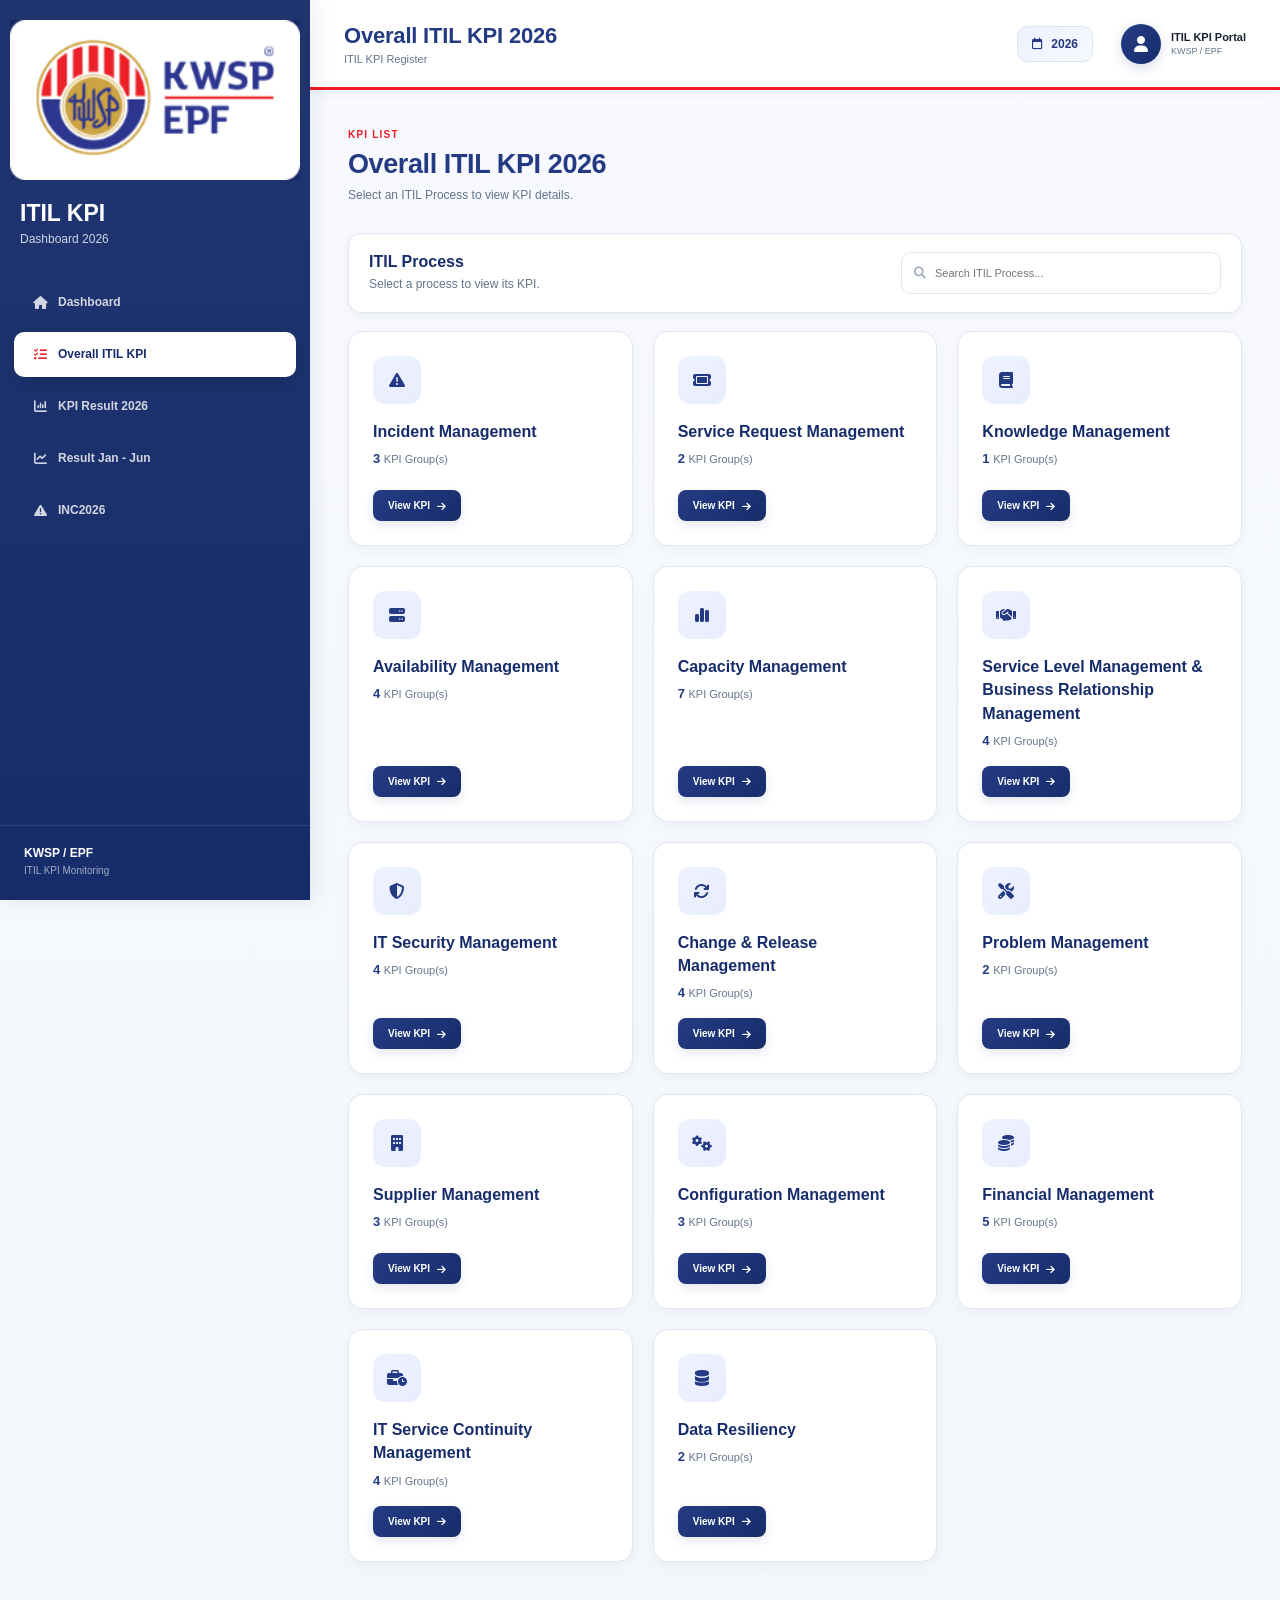
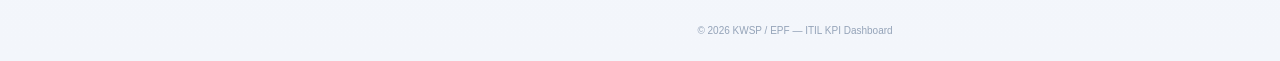
<file: overall.html>
<!DOCTYPE html>
<html lang="en">

<head>
    <meta charset="UTF-8">

    <meta
        name="viewport"
        content="width=device-width, initial-scale=1.0"
    >

    <title>KWSP | Overall ITIL KPI 2026</title>

    <!-- MAIN CSS -->
    <link
        rel="stylesheet"
        href="css/style.css"
    >

    <!-- FONT AWESOME -->
    <link
        rel="stylesheet"
        href="https://cdnjs.cloudflare.com/ajax/libs/font-awesome/6.5.1/css/all.min.css"
    >
</head>


<body>

<div class="app">


    <!-- =====================================================
         SIDEBAR
    ====================================================== -->

    <aside class="sidebar">


        <!-- BRAND -->
        <div class="brand">

            <img
                src="images/kwsp-logo.png"
                alt="KWSP EPF Logo"
                class="kwsp-logo"
            >

            <div class="brand-title">

                <h2>
                    ITIL KPI
                </h2>

                <p>
                    Dashboard 2026
                </p>

            </div>

        </div>


        <!-- NAVIGATION -->
        <nav>

            <a
                href="dashboard.html"
                class="nav-btn"
            >

                <i class="fa-solid fa-house"></i>

                <span>
                    Dashboard
                </span>

            </a>


            <a
                href="overall.html"
                class="nav-btn active"
            >

                <i class="fa-solid fa-list-check"></i>

                <span>
                    Overall ITIL KPI
                </span>

            </a>


            <a
                href="result2026.html"
                class="nav-btn"
            >

                <i class="fa-solid fa-chart-column"></i>

                <span>
                    KPI Result 2026
                </span>

            </a>


            <a
                href="jan-jun.html"
                class="nav-btn"
            >

                <i class="fa-solid fa-chart-line"></i>

                <span>
                    Result Jan - Jun
                </span>

            </a>


            <a
                href="inc2026.html"
                class="nav-btn"
            >

                <i class="fa-solid fa-triangle-exclamation"></i>

                <span>
                    INC2026
                </span>

            </a>

        </nav>


        <!-- SIDEBAR FOOTER -->
        <div class="side-foot">

            <b>
                KWSP / EPF
            </b>

            <span>
                ITIL KPI Monitoring
            </span>

        </div>


    </aside>



    <!-- =====================================================
         MAIN
    ====================================================== -->

    <main>


        <!-- =================================================
             TOP BAR
        ================================================== -->

        <header class="topbar">


            <div class="topbar-title">

                <h1>
                    Overall ITIL KPI 2026
                </h1>

                <p>
                    ITIL KPI Register
                </p>

            </div>


            <div class="topbar-right">


                <!-- YEAR -->
                <div class="year">

                    <i class="fa-regular fa-calendar"></i>

                    <span>
                        2026
                    </span>

                </div>


                <!-- ADMIN -->
                <div class="administrator">

                    <div class="admin-icon">

                        <i class="fa-solid fa-user"></i>

                    </div>


                    <div>

                        <strong>
                            ITIL KPI Portal
                        </strong>

                        <span>
                            KWSP / EPF
                        </span>

                    </div>

                </div>


            </div>


        </header>



        <!-- =================================================
             PAGE CONTENT
        ================================================== -->

        <section class="content">


            <!-- =================================================
                 PROCESS LIST
            ================================================== -->

            <div id="processList">


                <!-- PAGE HEADING -->
                <div class="heading">

                    <span class="eyebrow">
                        KPI LIST
                    </span>

                    <h2>
                        Overall ITIL KPI 2026
                    </h2>

                    <p>
                        Select an ITIL Process to view KPI details.
                    </p>

                </div>



                <!-- =============================================
                     PROCESS TOOLS
                ============================================== -->

                <div class="section-tools">


                    <div>

                        <h3>
                            ITIL Process
                        </h3>

                        <p>
                            Select a process to view its KPI.
                        </p>

                    </div>


                    <!-- SEARCH -->
                    <label class="search">

                        <i class="fa-solid fa-magnifying-glass"></i>

                        <input
                            type="text"
                            id="processSearch"
                            placeholder="Search ITIL Process..."
                            autocomplete="off"
                        >

                    </label>


                </div>



                <!-- =============================================
                     PROCESS CARDS

                     Cards akan dijana oleh script.js
                ============================================== -->

                <div
                    id="processGrid"
                    class="process-grid"
                >
                </div>


            </div>



            <!-- =================================================
                 KPI DETAIL

                 Bahagian ini HIDDEN pada awalnya.
                 Bila user tekan View KPI, script.js akan:
                 1. Hide processList
                 2. Show processDetail
                 3. Masukkan nama process
                 4. Masukkan KPI ke kpiBody
            ================================================== -->

            <div
                id="processDetail"
                class="process-detail"
            >


                <!-- BACK BUTTON -->
                <button
                    type="button"
                    id="backBtn"
                    class="back"
                >

                    <i class="fa-solid fa-arrow-left"></i>

                    Back to ITIL Process

                </button>



                <!-- KPI DETAIL HEADING -->
                <div class="heading">

                    <span class="eyebrow">
                        KPI DETAILS
                    </span>

                    <h2 id="processTitle">
                        Incident Management
                    </h2>

                    <p id="processCount">
                        3 KPI Group(s)
                    </p>

                </div>



                <!-- =============================================
                     PROCESS INFORMATION CARD
                ============================================== -->

                <div class="kpi-process-banner">


                    <div class="kpi-process-left">


                        <div class="kpi-process-icon">

                            <i
                                id="detailProcessIcon"
                                class="fa-solid fa-triangle-exclamation"
                            ></i>

                        </div>


                        <div>

                            <span class="process-label">
                                ITIL PROCESS
                            </span>

                            <h2 id="bannerProcessTitle">
                                Incident Management
                            </h2>

                            <p>
                                Overall ITIL KPI 2026
                            </p>

                        </div>


                    </div>


                    <div class="kpi-count">

                        <strong id="detailKpiCount">
                            3
                        </strong>

                        <span>
                            KPI GROUPS
                        </span>

                    </div>


                </div>



                <!-- =============================================
                     KPI TABLE PANEL
                ============================================== -->

                <div class="panel kpi-detail-panel">


                    <!-- PANEL HEADER -->
                    <div class="panel-head">


                        <div>

                            <h3>
                                KPI Register
                            </h3>

                            <p>
                                Overall ITIL KPI 2026
                            </p>

                        </div>


                        <!-- KPI SEARCH -->
                        <label class="search">

                            <i class="fa-solid fa-magnifying-glass"></i>

                            <input
                                type="text"
                                id="kpiSearch"
                                placeholder="Search KPI..."
                                autocomplete="off"
                            >

                        </label>


                    </div>



                    <!-- =========================================
                         TABLE
                    ========================================== -->

                    <div class="kpi-table-wrap">


                        <table class="kpi-detail-table">


                            <thead>

                                <tr>

                                    <th class="col-number">
                                        No.
                                    </th>

                                    <th class="col-kpi">
                                        ITIL Process &amp; KPI 2026
                                    </th>

                                    <th class="col-frequency">
                                        Report Frequency
                                    </th>

                                    <th class="col-target">
                                        Target
                                    </th>

                                    <th class="col-stretch">
                                        Stretch Target
                                    </th>

                                </tr>

                            </thead>


                            <!--
                                DATA AKAN MASUK SINI
                                MELALUI script.js
                            -->

                            <tbody id="kpiBody">
                            </tbody>


                        </table>


                    </div>


                </div>


            </div>


        </section>



        <!-- =================================================
             FOOTER
        ================================================== -->

        <footer>

            © 2026 KWSP / EPF — ITIL KPI Dashboard

        </footer>


    </main>


</div>



<!-- =========================================================
     JAVASCRIPT

     data.js WAJIB sebelum script.js
========================================================= -->

<script src="js/data.js"></script>

<script src="js/script.js"></script>


</body>

</html>
</file>
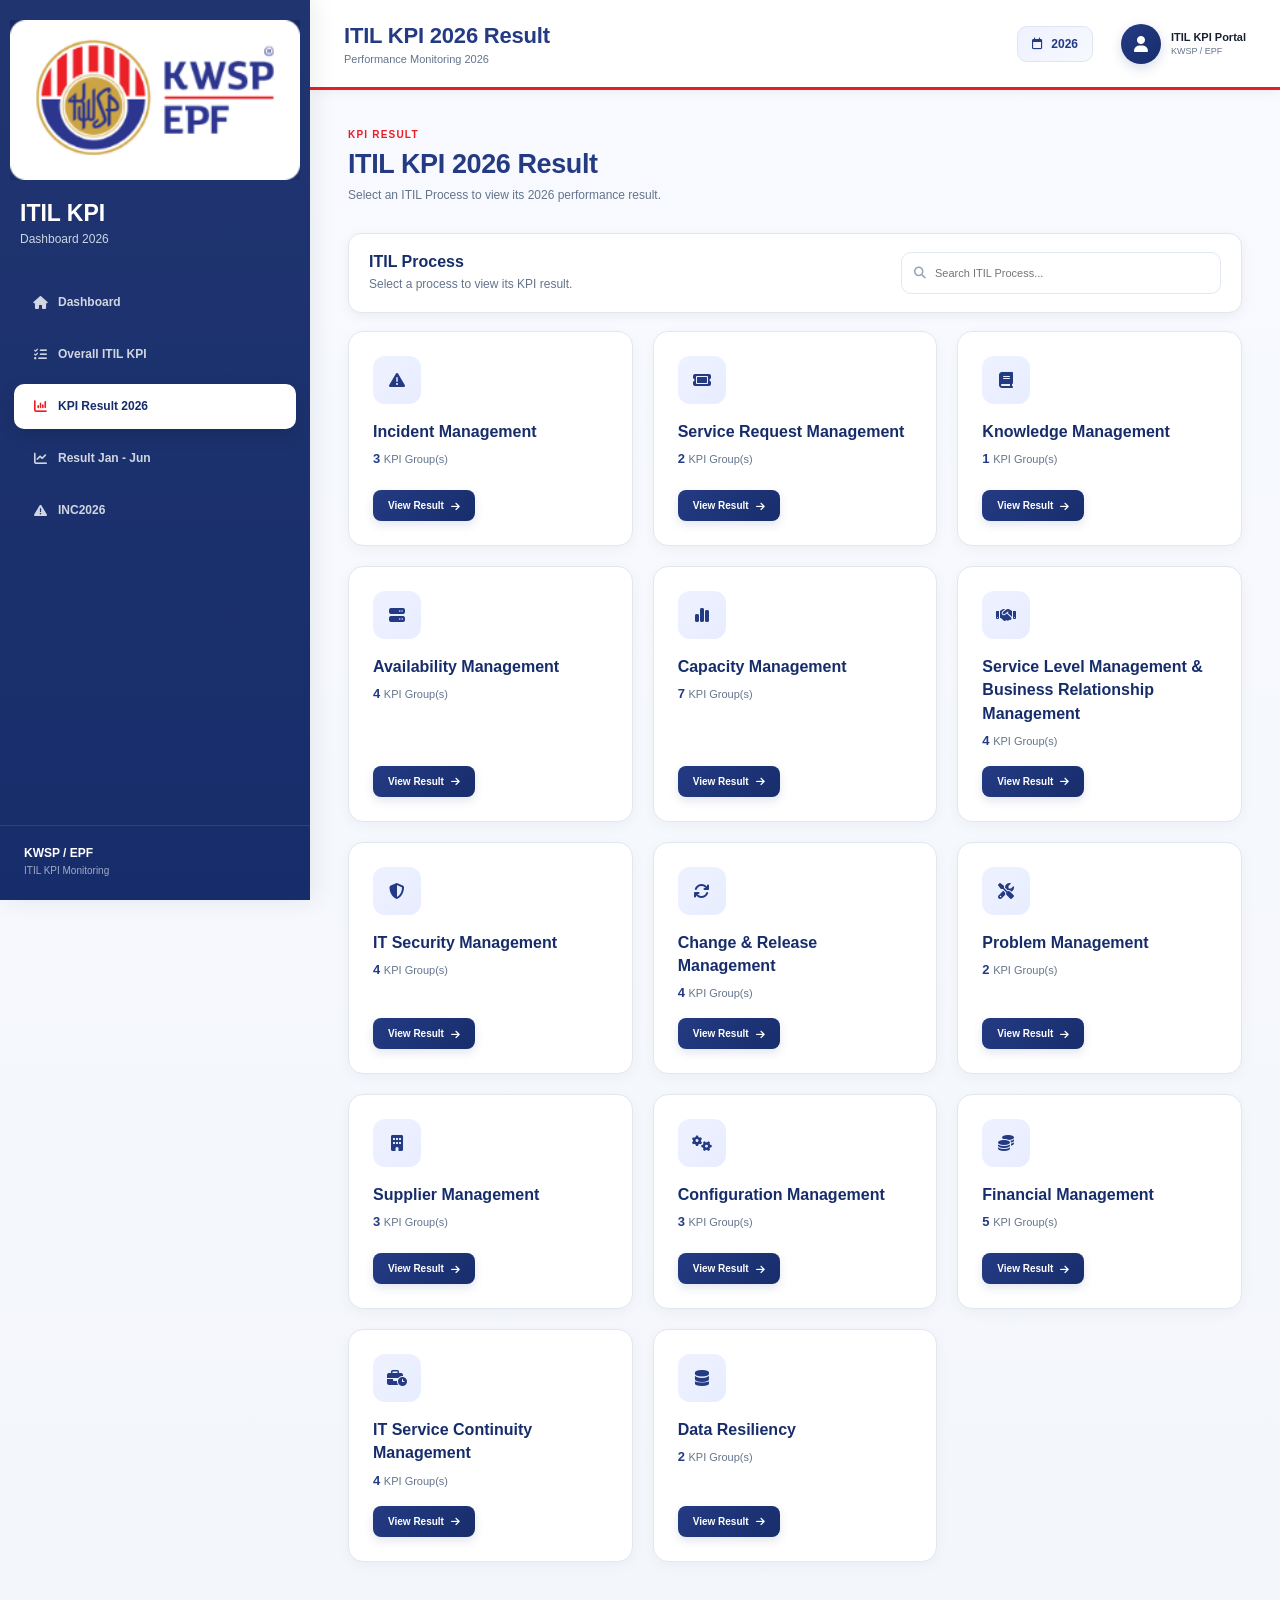
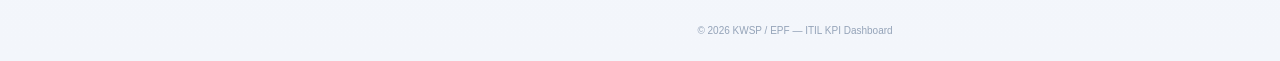
<file: result2026.html>
<!DOCTYPE html>
<html lang="en">

<head>
    <meta charset="UTF-8">
    <meta name="viewport" content="width=device-width, initial-scale=1.0">

    <title>KWSP | ITIL KPI Result 2026</title>

    <!-- CSS -->
    <link rel="stylesheet" href="css/style.css">

    <!-- Font Awesome -->
    <link rel="stylesheet"
        href="https://cdnjs.cloudflare.com/ajax/libs/font-awesome/6.5.1/css/all.min.css">
</head>


<body>

    <div class="app">

        <!-- =====================================================
             SIDEBAR
        ====================================================== -->
        <aside class="sidebar">

            <!-- BRAND -->
            <div class="brand">

                <img
                    src="images/kwsp-logo.png"
                    alt="KWSP EPF Logo"
                    class="kwsp-logo"
                >

                <div class="brand-title">
                    <h2>ITIL KPI</h2>
                    <p>Dashboard 2026</p>
                </div>

            </div>


            <!-- NAVIGATION -->
            <nav>

                <a href="dashboard.html" class="nav-btn">

                    <i class="fa-solid fa-house"></i>

                    Dashboard

                </a>


                <a href="overall.html" class="nav-btn">

                    <i class="fa-solid fa-list-check"></i>

                    Overall ITIL KPI

                </a>


                <a href="result2026.html" class="nav-btn active">

                    <i class="fa-solid fa-chart-column"></i>

                    KPI Result 2026

                </a>


                <a href="jan-jun.html" class="nav-btn">

                    <i class="fa-solid fa-chart-line"></i>

                    Result Jan - Jun

                </a>


                <a href="inc2026.html" class="nav-btn">

                    <i class="fa-solid fa-triangle-exclamation"></i>

                    INC2026

                </a>

            </nav>


            <!-- SIDEBAR FOOTER -->
            <div class="side-foot">

                <b>KWSP / EPF</b>

                <span>
                    ITIL KPI Monitoring
                </span>

            </div>

        </aside>



        <!-- =====================================================
             MAIN CONTENT
        ====================================================== -->
        <main>


            <!-- =================================================
                 TOPBAR
            ================================================== -->
            <header class="topbar">

                <div>

                    <h1>
                        ITIL KPI 2026 Result
                    </h1>

                    <p>
                        Performance Monitoring 2026
                    </p>

                </div>


                <div class="topbar-right">


                    <!-- YEAR -->
                    <div class="year">

                        <i class="fa-regular fa-calendar"></i>

                        2026

                    </div>


                    <!-- ADMIN -->
                    <div class="administrator">

                        <div class="admin-icon">

                            <i class="fa-solid fa-user"></i>

                        </div>


                        <div>

                            <strong>
                                ITIL KPI Portal
                            </strong>

                            <span>
                                KWSP / EPF
                            </span>

                        </div>

                    </div>

                </div>

            </header>



            <!-- =================================================
                 PAGE CONTENT
            ================================================== -->
            <section class="content">


                <!-- =================================================
                     PROCESS LIST
                ================================================== -->
                <div id="resultProcessList">


                    <!-- PAGE HEADING -->
                    <div class="heading">

                        <span class="eyebrow">
                            KPI RESULT
                        </span>

                        <h2>
                            ITIL KPI 2026 Result
                        </h2>

                        <p>
                            Select an ITIL Process to view its
                            2026 performance result.
                        </p>

                    </div>



                    <!-- =============================================
                         PROCESS TOOLBAR
                    ============================================== -->
                    <div class="section-tools result-process-tools">


                        <div>

                            <h3>
                                ITIL Process
                            </h3>

                            <p>
                                Select a process to view its KPI result.
                            </p>

                        </div>


                        <!-- SEARCH PROCESS -->
                        <label class="search">

                            <i class="fa-solid fa-magnifying-glass"></i>

                            <input
                                type="text"
                                id="resultProcessSearch"
                                placeholder="Search ITIL Process..."
                            >

                        </label>

                    </div>



                    <!-- =============================================
                         PROCESS CARDS

                         JavaScript akan generate card di sini:
                         Incident Management
                         Service Request Management
                         Knowledge Management
                         Availability Management
                         dll.
                    ============================================== -->
                    <div
                        id="resultProcessGrid"
                        class="process-grid result-process-grid">
                    </div>


                </div>



                <!-- =================================================
                     PROCESS RESULT DETAIL
                ================================================== -->
                <div
                    id="resultProcessDetail"
                    class="process-detail result-process-detail">


                    <!-- BACK BUTTON -->
                    <button
                        id="resultBackBtn"
                        type="button"
                        class="back">

                        <i class="fa-solid fa-arrow-left"></i>

                        Back to ITIL Process

                    </button>



                    <!-- =============================================
                         PROCESS HEADER
                    ============================================== -->
                    <div class="result-detail-hero">


                        <!-- PROCESS ICON -->
                        <div
                            class="result-detail-icon"
                            id="resultDetailIcon">

                            <i class="fa-solid fa-chart-column"></i>

                        </div>



                        <!-- PROCESS INFORMATION -->
                        <div class="result-detail-copy">

                            <span class="eyebrow">
                                2026 PERFORMANCE
                            </span>


                            <h2 id="resultProcessTitle">
                                ITIL Process
                            </h2>


                            <p id="resultProcessCount">
                                KPI performance from January
                                to December 2026.
                            </p>

                        </div>

                    </div>



                    <!-- =============================================
                         TABLE LEGEND
                    ============================================== -->
                    <div class="result-legend">


                        <!-- TARGET -->
                        <div>

                            <span
                                class="legend-dot legend-target">
                            </span>

                            Target

                        </div>


                        <!-- STRETCH TARGET -->
                        <div>

                            <span
                                class="legend-dot legend-stretch">
                            </span>

                            Stretch Target

                        </div>


                        <!-- RESULT -->
                        <div>

                            <span
                                class="legend-dot legend-result">
                            </span>

                            Monthly Result

                        </div>

                    </div>



                    <!-- =================================================
                         RESULT PANEL
                    ================================================== -->
                    <div class="panel result-panel">


                        <!-- PANEL HEADER -->
                        <div class="panel-head">


                            <div>

                                <h3 id="resultTableTitle">
                                    KPI Result 2026
                                </h3>

                                <p>
                                    Scroll horizontally to view
                                    JAN - DEC performance.
                                </p>

                            </div>



                            <!-- SEARCH KPI -->
                            <label class="search">

                                <i class="fa-solid fa-magnifying-glass"></i>

                                <input
                                    id="resultSearch"
                                    type="text"
                                    placeholder="Search KPI Result..."
                                >

                            </label>

                        </div>



                        <!-- =============================================
                             RESULT TABLE
                        ============================================== -->
                        <div class="table-wrap result-table-wrap">


                            <table class="wide result-table">


                                <!--
                                    JavaScript akan generate:

                                    No.
                                    ITIL Process & KPI 2026
                                    Report Frequency
                                    Target
                                    Stretch Target
                                    JAN
                                    FEB
                                    MAR
                                    APR
                                    MAY
                                    JUN
                                    JUL
                                    AUG
                                    SEP
                                    OCT
                                    NOV
                                    DEC
                                -->

                                <thead id="resultHead">
                                </thead>


                                <!--
                                    Result daripada RESULT_2026
                                    dalam data.js akan masuk sini.
                                -->
                                <tbody id="resultBody">
                                </tbody>


                            </table>


                        </div>

                    </div>


                </div>

            </section>



            <!-- =================================================
                 FOOTER
            ================================================== -->
            <footer>

                © 2026 KWSP / EPF —
                ITIL KPI Dashboard

            </footer>


        </main>

    </div>



    <!-- =========================================================
         JAVASCRIPT

         PENTING:
         data.js mesti load dahulu.
    ========================================================== -->

    <script src="js/data.js"></script>

    <script src="js/script.js"></script>


</body>

</html>
</file>
<file: css/style.css>
/* =========================================================

   RESET

========================================================= */

* {

    box-sizing: border-box;

    margin: 0;

    padding: 0;

}

:root {

    --blue: #243b84;

    --dark: #172d6b;

    --sidebar: #203570;

    --red: #ed1c24;

    --gold: #d5a62e;

    --green: #16a34a;

    --bg: #f4f6fb;

    --white: #ffffff;

    --line: #dfe5ef;

    --text: #172033;

    --muted: #64748b;

}

html {

    scroll-behavior: smooth;

}

body {

    min-height: 100vh;

    font-family: Arial, Helvetica, sans-serif;

    background: var(--bg);

    color: var(--text);

}

a {

    text-decoration: none;

}

button,

input {

    font: inherit;

}

button {

    cursor: pointer;

}

.app {

    min-height: 100vh;

}

/* =========================================================

   SIDEBAR

========================================================= */

.sidebar {

    position: fixed;

    top: 0;

    left: 0;

    bottom: 0;

    width: 263px;

    min-height: 100vh;

    background: var(--sidebar);

    color: #ffffff;

    display: flex;

    flex-direction: column;

    z-index: 1000;

    overflow-y: auto;

}

/* =========================================================

   BRAND / LOGO

========================================================= */

.brand {

    width: 100%;

    display: flex;

    flex-direction: column;

    align-items: flex-start;

    padding: 24px 20px 18px;

    border-bottom: 1px solid rgba(255, 255, 255, 0.10);

}

.kwsp-logo {

    display: block;

    width: 220px;

    height: 121px;

    object-fit: contain;

    background: #ffffff;

    border-radius: 12px;

    margin: 0 0 19px 3px;

}

.brand-title {

    padding-left: 7px;

}

.brand-title h2 {

    color: #ffffff;

    font-size: 23px;

    font-weight: 700;

    line-height: 1.2;

    margin-bottom: 4px;

}

.brand-title p {

    color: #cbd5e1;

    font-size: 12px;

}

/* =========================================================

   ALTERNATIVE LOGO STRUCTURE

   Untuk overall.html yang guna .logo-box

========================================================= */

.logo-box {

    background: #ffffff;

    border-radius: 12px;

    margin: 24px 20px 19px;

    height: 121px;

    display: flex;

    justify-content: center;

    align-items: center;

    overflow: hidden;

}

.logo-box img {

    display: block;

    width: 100%;

    height: 100%;

    object-fit: contain;

}

.sidebar-title {

    padding: 0 27px 18px;

    border-bottom: 1px solid rgba(255, 255, 255, 0.10);

}

.sidebar-title h2 {

    color: #ffffff;

    font-size: 23px;

    font-weight: 700;

    margin-bottom: 4px;

}

.sidebar-title p {

    color: #cbd5e1;

    font-size: 12px;

}

/* =========================================================

   NAVIGATION

========================================================= */

nav {

    display: grid;

    gap: 7px;

    padding: 14px;

}

.nav-btn,

.nav-link {

    width: 100%;

    display: flex;

    align-items: center;

    color: rgba(255, 255, 255, 0.80);

    padding: 13px 14px;

    border-radius: 9px;

    font-size: 12px;

    font-weight: 700;

    transition: all 0.2s ease;

}

.nav-btn i,

.nav-link i {

    width: 25px;

    margin-right: 5px;

    text-align: center;

    font-size: 13px;

}

.nav-btn:hover,

.nav-link:hover {

    background: rgba(255, 255, 255, 0.10);

    color: #ffffff;

}

.nav-btn.active,

.nav-link.active {

    background: #ffffff;

    color: var(--dark);

    box-shadow: 0 3px 10px rgba(0, 0, 0, 0.08);

}

.nav-btn.active i,

.nav-link.active i {

    color: var(--red);

}

/* =========================================================

   SIDEBAR FOOTER

========================================================= */

.side-foot {

    margin-top: auto;

    padding: 20px 24px 24px;

    border-top: 1px solid rgba(255, 255, 255, 0.10);

    display: grid;

    gap: 5px;

    font-size: 12px;

}

.side-foot b {

    color: #ffffff;

}

.side-foot span {

    color: rgba(255, 255, 255, 0.60);

    font-size: 10px;

}

/* =========================================================

   MAIN

========================================================= */

main {

    margin-left: 263px;

    width: calc(100% - 263px);

    min-height: 100vh;

}

/* =========================================================

   TOP BAR

========================================================= */

.topbar {

    height: 88px;

    background: #ffffff;

    border-bottom: 4px solid var(--red);

    display: flex;

    align-items: center;

    justify-content: space-between;

    padding: 0 34px;

    position: sticky;

    top: 0;

    z-index: 500;

}

.topbar h1 {

    color: var(--blue);

    font-size: 21px;

    font-weight: 700;

    margin-bottom: 4px;

}

.topbar p {

    color: var(--muted);

    font-size: 11px;

}

.topbar-right {

    display: flex;

    align-items: center;

    gap: 28px;

}

.year {

    background: #eef2ff;

    color: var(--blue);

    padding: 10px 14px;

    border-radius: 9px;

    font-size: 12px;

    font-weight: 700;

}

.year i {

    margin-right: 5px;

}

/* =========================================================

   ADMINISTRATOR

========================================================= */

.administrator {

    display: flex;

    align-items: center;

    gap: 10px;

}

.admin-icon {

    width: 40px;

    height: 40px;

    border-radius: 50%;

    background: var(--blue);

    color: #ffffff;

    display: grid;

    place-items: center;

}

.administrator strong {

    display: block;

    color: var(--text);

    font-size: 11px;

}

.administrator span {

    display: block;

    margin-top: 3px;

    color: var(--muted);

    font-size: 9px;

}

/* =========================================================

   CONTENT / PAGE

========================================================= */

.content,

.page {

    padding: 30px 34px 42px;

    min-height: calc(100vh - 120px);

}

/*

   Kalau HTML lama masih guna .page active,

   page tetap akan keluar.

*/

.page {

    display: none;

}

.page.active {

    display: block;

}

/* =========================================================

   PAGE HEADING

========================================================= */

.eyebrow {

    display: inline-block;

    color: var(--red);

    font-size: 10px;

    font-weight: 800;

    letter-spacing: 1.2px;

}

.heading {

    margin-bottom: 25px;

}

.heading h2 {

    color: var(--blue);

    font-size: 25px;

    margin: 7px 0 6px;

}

.heading p,

.section-tools p,

.panel-head p {

    color: var(--muted);

    font-size: 12px;

    line-height: 1.6;

}

/* =========================================================

   HERO

========================================================= */

.hero {

    min-height: 145px;

    background:

        linear-gradient(

            135deg,

            #172f70 0%,

            #2c4699 100%

        );

    border-radius: 15px;

    padding: 30px;

    display: flex;

    justify-content: space-between;

    align-items: center;

    margin-bottom: 22px;

    overflow: hidden;

}

.hero .eyebrow {

    color: #ffd447;

}

.hero h2 {

    color: #ffffff;

    font-size: 24px;

    margin: 8px 0;

}

.hero p {

    color: rgba(255, 255, 255, 0.75);

    font-size: 12px;

    line-height: 1.6;

}

.hero > strong {

    color: rgba(255, 255, 255, 0.10);

    font-size: 58px;

    font-weight: 900;

}

/* =========================================================

   DASHBOARD STAT CARDS

========================================================= */

.stats {

    display: grid;

    grid-template-columns: repeat(4, 1fr);

    gap: 17px;

    margin-bottom: 22px;

}

.stats article {

    min-height: 100px;

    background: #ffffff;

    border: 1px solid var(--line);

    border-radius: 12px;

    padding: 19px;

    display: flex;

    align-items: center;

    gap: 14px;

    box-shadow: 0 3px 12px rgba(0, 0, 0, 0.025);

}

.stats i {

    width: 44px;

    height: 44px;

    min-width: 44px;

    border-radius: 10px;

    display: grid;

    place-items: center;

    font-size: 16px;

}

.blue {

    color: var(--blue);

    background: #eef2ff;

}

.green {

    color: var(--green);

    background: #ecfdf3;

}

.red {

    color: var(--red);

    background: #fff1f2;

}

.gold {

    color: var(--gold);

    background: #fffbeb;

}

.stats small {

    color: var(--muted);

    font-size: 10px;

}

.stats h2 {

    color: var(--dark);

    font-size: 22px;

    margin: 3px 0;

}

.stats span {

    color: #94a3b8;

    font-size: 9px;

}

/* =========================================================

   GENERAL PANEL

========================================================= */

.panel {

    background: #ffffff;

    border: 1px solid var(--line);

    border-radius: 12px;

    padding: 20px;

    margin-bottom: 22px;

    box-shadow: 0 3px 12px rgba(0, 0, 0, 0.025);

}

.panel-head,

.section-tools {

    display: flex;

    align-items: center;

    justify-content: space-between;

    gap: 20px;

    margin-bottom: 18px;

}

.panel-head h3,

.section-tools h3 {

    color: var(--dark);

    font-size: 16px;

    margin-bottom: 4px;

}

/* =========================================================

   SEARCH

========================================================= */

.search {

    width: 320px;

    height: 40px;

    background: #ffffff;

    border: 1px solid var(--line);

    border-radius: 9px;

    display: flex;

    align-items: center;

    padding: 0 12px;

}

.search:focus-within {

    border-color: var(--blue);

    box-shadow: 0 0 0 3px rgba(36, 59, 132, 0.08);

}

.search i {

    color: #94a3b8;

    margin-right: 9px;

    font-size: 12px;

}

.search input {

    width: 100%;

    border: none;

    outline: none;

    background: transparent;

    color: var(--text);

    font-size: 11px;

}

/* =========================================================

   PROCESS GRID

   Masih disimpan untuk page lain jika diperlukan

========================================================= */

.process-grid {

    display: grid;

    grid-template-columns: repeat(3, minmax(0, 1fr));

    gap: 18px;

}

.process-card {

    min-height: 205px;

    background: #ffffff;

    border: 1px solid var(--line);

    border-radius: 12px;

    padding: 22px;

    display: flex;

    flex-direction: column;

    align-items: flex-start;

    box-shadow: 0 3px 12px rgba(0, 0, 0, 0.025);

    transition:

        transform 0.2s ease,

        border-color 0.2s ease,

        box-shadow 0.2s ease;

}

.process-card:hover {

    transform: translateY(-3px);

    border-color: #aab7df;

    box-shadow: 0 10px 25px rgba(23, 63, 143, 0.10);

}

.process-icon {

    width: 45px;

    height: 45px;

    border-radius: 10px;

    background: #eef2ff;

    color: var(--blue);

    display: grid;

    place-items: center;

    margin-bottom: 16px;

}

.process-card h3 {

    color: var(--dark);

    font-size: 15px;

    line-height: 1.4;

    margin-bottom: 8px;

}

.process-card p {

    color: var(--muted);

    font-size: 10px;

    margin-bottom: 18px;

}

/* =========================================================

   BUTTONS

========================================================= */

.process-card button,

.view-btn,

.primary-button {

    border: none;

    background: var(--dark);

    color: #ffffff;

    border-radius: 7px;

    padding: 9px 14px;

    font-size: 10px;

    font-weight: 700;

    cursor: pointer;

    transition: all 0.2s ease;

}

.process-card button {

    margin-top: auto;

}

.process-card button:hover,

.view-btn:hover,

.primary-button:hover {

    background: var(--red);

}

/* =========================================================

   PROCESS DETAIL

========================================================= */

.process-detail {

    display: none;

}

.back {

    border: none;

    background: transparent;

    color: var(--blue);

    font-size: 11px;

    font-weight: 700;

    cursor: pointer;

    margin-bottom: 18px;

}

.back:hover {

    color: var(--red);

}

/* =========================================================

   GENERAL TABLE

========================================================= */

.table-wrap {

    width: 100%;

    overflow-x: auto;

}

table {

    width: 100%;

    border-collapse: collapse;

}

table.wide {

    min-width: 1050px;

}

thead {

    background: #f5f7fb;

}

th {

    color: #475569;

    font-size: 11px;

    font-weight: 700;

    text-align: left;

    padding: 13px 14px;

    border-bottom: 1px solid var(--line);

    white-space: nowrap;

}

td {

    color: #475569;

    font-size: 11px;

    padding: 13px 14px;

    border-bottom: 1px solid #edf0f5;

    line-height: 1.5;

    vertical-align: top;

}

tbody tr:hover {

    background: #fafbff;

}

/* =========================================================

   OVERALL ITIL KPI

   INCIDENT MANAGEMENT

========================================================= */

.incident-kpi-container {

    width: 100%;

    background: #ffffff;

    border: 1px solid #dfe5ef;

    border-radius: 16px;

    overflow: hidden;

    box-shadow:

        0 8px 30px rgba(7, 56, 107, 0.08);

}

/* =========================================================

   INCIDENT MANAGEMENT HEADER

========================================================= */

.incident-kpi-header {

    min-height: 125px;

    padding: 26px 30px;

    display: flex;

    align-items: center;

    justify-content: space-between;

    gap: 20px;

    border-bottom: 1px solid #e5eaf2;

    background:

        linear-gradient(

            135deg,

            #ffffff 0%,

            #f6f8fd 100%

        );

}

.incident-title {

    display: flex;

    align-items: center;

    gap: 18px;

}

.incident-icon {

    width: 58px;

    height: 58px;

    min-width: 58px;

    border-radius: 14px;

    background: #fff1f2;

    color: var(--red);

    display: flex;

    justify-content: center;

    align-items: center;

    font-size: 23px;

}

.process-label {

    display: block;

    color: var(--red);

    font-size: 10px;

    font-weight: 800;

    letter-spacing: 1.4px;

    margin-bottom: 6px;

}

.incident-title h2 {

    color: var(--dark);

    font-size: 24px;

    font-weight: 700;

    margin-bottom: 6px;

}

.incident-title p {

    color: var(--muted);

    font-size: 12px;

    line-height: 1.5;

}

/* =========================================================

   KPI COUNT

========================================================= */

.kpi-count {

    min-width: 125px;

    background:

        linear-gradient(

            135deg,

            #173f8f,

            #243b84

        );

    color: #ffffff;

    border-radius: 12px;

    padding: 16px 20px;

    text-align: center;

    box-shadow:

        0 6px 15px rgba(23, 63, 143, 0.15);

}

.kpi-count strong {

    display: block;

    color: #ffffff;

    font-size: 27px;

    font-weight: 800;

    line-height: 1;

    margin-bottom: 6px;

}

.kpi-count span {

    color: rgba(255, 255, 255, 0.80);

    font-size: 10px;

}

/* =========================================================

   INCIDENT TABLE WRAPPER

========================================================= */

.incident-table-wrap {

    width: 100%;

    overflow-x: auto;

    padding: 28px 30px 32px;

}

/* =========================================================

   INCIDENT TABLE

========================================================= */

.incident-table {

    width: 100%;

    min-width: 950px;

    border-collapse: separate;

    border-spacing: 0;

    border: 1px solid #dce3ee;

    border-radius: 12px;

    overflow: hidden;

    background: #ffffff;

}

/* =========================================================

   INCIDENT TABLE HEADER

========================================================= */

.incident-table thead {

    background: var(--blue);

}

.incident-table th {

    background: var(--blue);

    color: #ffffff;

    padding: 19px 20px;

    font-size: 13px;

    font-weight: 700;

    line-height: 1.4;

    border-right:

        1px solid rgba(255, 255, 255, 0.14);

    border-bottom: none;

}

.incident-table th:last-child {

    border-right: none;

}

.incident-table th:nth-child(3),

.incident-table th:nth-child(4),

.incident-table th:nth-child(5) {

    text-align: center;

}

.incident-table .number-column {

    width: 80px;

    text-align: center;

}

.incident-table .kpi-column {

    width: 45%;

}

/* =========================================================

   INCIDENT TABLE BODY

========================================================= */

.incident-table tbody tr {

    background: #ffffff;

    transition: background 0.15s ease;

}

.incident-table tbody tr:nth-child(even) {

    background: #fbfcff;

}

.incident-table tbody tr:hover {

    background: #f5f8ff;

}

.incident-table td {

    background: transparent;

    color: #334155;

    padding: 24px 20px;

    font-size: 14px;

    line-height: 1.65;

    vertical-align: middle;

    border-bottom: 1px solid #e5eaf2;

}

.incident-table tbody tr:last-child td {

    border-bottom: none;

}

.incident-table td:nth-child(3),

.incident-table td:nth-child(4),

.incident-table td:nth-child(5) {

    text-align: center;

}

/* =========================================================

   KPI NUMBER

========================================================= */

.number-cell {

    text-align: center;

}

.number-badge {

    width: 36px;

    height: 36px;

    display: inline-flex;

    align-items: center;

    justify-content: center;

    border-radius: 50%;

    background: #eef2ff;

    color: var(--blue);

    font-size: 13px;

    font-weight: 800;

}

/* =========================================================

   KPI NAME

========================================================= */

.kpi-name {

    color: #172033 !important;

    font-size: 14px !important;

    font-weight: 600;

    line-height: 1.7 !important;

}

/* =========================================================

   REPORT FREQUENCY

========================================================= */

.frequency-badge {

    display: inline-block;

    min-width: 90px;

    padding: 8px 14px;

    border-radius: 20px;

    background: #eef4ff;

    color: #173f8f;

    font-size: 11px;

    font-weight: 700;

    text-align: center;

}

.frequency-badge.yearly {

    background: #fff7e6;

    color: #a16207;

}

/* =========================================================

   TARGET

========================================================= */

.target-value {

    min-width: 75px;

    display: inline-flex;

    align-items: center;

    justify-content: center;

    padding: 9px 14px;

    border-radius: 8px;

    background: #eefbf3;

    color: #15803d;

    font-size: 13px;

    font-weight: 800;

}

/* =========================================================

   STRETCH TARGET

========================================================= */

.stretch-value {

    min-width: 75px;

    display: inline-flex;

    align-items: center;

    justify-content: center;

    padding: 9px 14px;

    border-radius: 8px;

    background: #fff1f2;

    color: #dc2626;

    font-size: 13px;

    font-weight: 800;

}

/* =========================================================

   FOOTER

========================================================= */

footer {

    text-align: center;

    color: #8291b1;

    font-size: 9px;

    padding: 18px 30px 25px;

}

/* =========================================================

   RESPONSIVE - LAPTOP / TABLET

========================================================= */

@media (max-width: 1100px) {

    .stats {

        grid-template-columns: repeat(2, 1fr);

    }

    .process-grid {

        grid-template-columns: repeat(2, 1fr);

    }

    .incident-table-wrap {

        padding: 22px;

    }

}

/* =========================================================

   RESPONSIVE - MOBILE

========================================================= */

@media (max-width: 760px) {

    .sidebar {

        position: relative;

        width: 100%;

        min-height: auto;

    }

    .brand {

        align-items: center;

    }

    .brand-title {

        width: 100%;

        padding-left: 0;

        text-align: center;

    }

    .kwsp-logo {

        margin-left: 0;

    }

    .logo-box {

        width: 220px;

        margin-left: auto;

        margin-right: auto;

    }

    .sidebar-title {

        text-align: center;

    }

    .side-foot {

        display: none;

    }

    main {

        width: 100%;

        margin-left: 0;

    }

    .topbar {

        position: relative;

        height: 78px;

        padding: 0 18px;

    }

    .topbar h1 {

        font-size: 18px;

    }

    .administrator {

        display: none;

    }

    .content,

    .page {

        padding: 22px 18px 32px;

    }

    .stats,

    .process-grid {

        grid-template-columns: 1fr;

    }

    .panel-head,

    .section-tools {

        flex-direction: column;

        align-items: stretch;

    }

    .search {

        width: 100%;

    }

    .hero > strong {

        display: none;

    }

    .incident-kpi-header {

        flex-direction: column;

        align-items: stretch;

        padding: 22px;

    }

    .incident-title {

        align-items: flex-start;

    }

    .incident-title h2 {

        font-size: 20px;

    }

    .incident-icon {

        width: 50px;

        height: 50px;

        min-width: 50px;

        font-size: 19px;

    }

    .kpi-count {

        width: 100%;

    }

    .incident-table-wrap {

        padding: 15px;

    }

}

/* =========================================================

   VERY SMALL MOBILE

========================================================= */

@media (max-width: 480px) {

    .year {

        padding: 8px 10px;

        font-size: 10px;

    }

    .heading h2 {

        font-size: 21px;

    }

    .incident-title {

        gap: 12px;

    }

    .incident-table td {

        padding: 18px 15px;

    }

}

/* =========================================================
   KWSP ITIL KPI DASHBOARD 2026
   FINAL PROFESSIONAL POLISH
========================================================= */

:root {
    --blue: #243b84;
    --dark: #172d6b;
    --sidebar: #1d326c;
    --red: #ed1c24;
    --gold: #d5a62e;
    --green: #16a34a;
    --bg: #f5f7fb;
    --white: #ffffff;
    --line: #e1e7f0;
    --text: #172033;
    --muted: #64748b;
    --soft-blue: #eef2ff;
    --shadow-sm: 0 3px 12px rgba(15, 23, 42, .05);
    --shadow-md: 0 10px 28px rgba(23, 45, 107, .08);
    --shadow-lg: 0 16px 38px rgba(23, 45, 107, .11);
}

body {
    background: linear-gradient(180deg, #f8faff 0%, #f3f6fb 100%);
    -webkit-font-smoothing: antialiased;
}

.sidebar {
    background: linear-gradient(180deg, #203570 0%, #172d6b 100%);
    box-shadow: 4px 0 22px rgba(15, 23, 42, .08);
}

.kwsp-logo,
.logo-box {
    box-shadow: 0 6px 18px rgba(0, 0, 0, .10);
}

.nav-btn,
.nav-link {
    min-height: 45px;
    border-radius: 10px;
    transition: background .2s ease, color .2s ease, transform .2s ease, box-shadow .2s ease;
}

.nav-btn:hover,
.nav-link:hover {
    transform: translateX(2px);
}

.nav-btn.active,
.nav-link.active {
    box-shadow: 0 6px 18px rgba(0, 0, 0, .12);
}

.topbar {
    height: 90px;
    border-bottom-width: 3px;
    box-shadow: 0 2px 12px rgba(15, 23, 42, .05);
}

.topbar h1 {
    font-size: 22px;
    letter-spacing: -.2px;
}

.year {
    border: 1px solid #dce4f5;
    background: linear-gradient(135deg, #eef2ff, #f7f9ff);
    border-radius: 10px;
}

.admin-icon {
    background: linear-gradient(135deg, #243b84, #172d6b);
    box-shadow: 0 4px 12px rgba(36, 59, 132, .18);
}

.content,
.page {
    padding: 34px 38px 45px;
}

.heading {
    margin-bottom: 28px;
}

.heading h2 {
    font-size: 27px;
    letter-spacing: -.4px;
}

.hero {
    min-height: 160px;
    border-radius: 18px;
    padding: 32px;
    box-shadow: 0 14px 34px rgba(23, 45, 107, .15);
}

.stats {
    gap: 20px;
}

.stats article {
    min-height: 110px;
    border-radius: 14px;
    box-shadow: var(--shadow-sm);
    transition: transform .2s ease, box-shadow .2s ease, border-color .2s ease;
}

.stats article:hover {
    transform: translateY(-3px);
    border-color: #cbd5e1;
    box-shadow: var(--shadow-md);
}

.panel {
    border-color: var(--line);
    border-radius: 14px;
    box-shadow: var(--shadow-sm);
}

.section-tools {
    padding: 18px 20px;
    background: #fff;
    border: 1px solid var(--line);
    border-radius: 13px;
    box-shadow: var(--shadow-sm);
}

.search {
    height: 42px;
    border-radius: 10px;
    transition: border-color .2s ease, box-shadow .2s ease;
}

.search:focus-within {
    border-color: #8093ce;
    box-shadow: 0 0 0 4px rgba(36, 59, 132, .08);
}

.process-grid {
    gap: 20px;
}

.process-card {
    min-height: 215px;
    padding: 24px;
    border-color: #e1e7f0;
    border-radius: 15px;
    position: relative;
    overflow: hidden;
    box-shadow: 0 4px 14px rgba(15, 23, 42, .04);
}

.process-card::before {
    content: "";
    position: absolute;
    top: 0;
    left: 0;
    width: 100%;
    height: 3px;
    background: linear-gradient(90deg, #243b84, #5269b0);
    opacity: 0;
    transition: opacity .2s ease;
}

.process-card:hover {
    transform: translateY(-5px);
    border-color: #c9d4ea;
    box-shadow: var(--shadow-lg);
}

.process-card:hover::before {
    opacity: 1;
}

.process-icon {
    width: 48px;
    height: 48px;
    border-radius: 12px;
    background: linear-gradient(135deg, #eef2ff, #e8edff);
    font-size: 16px;
}

.process-card h3 {
    font-size: 16px;
    line-height: 1.45;
}

.process-card p {
    font-size: 11px;
}

.process-card p strong {
    color: var(--blue);
    font-size: 13px;
}

.process-card button,
.view-btn,
.primary-button {
    display: inline-flex;
    align-items: center;
    justify-content: center;
    gap: 7px;
    background: linear-gradient(135deg, #243b84, #172d6b);
    border-radius: 8px;
    padding: 10px 15px;
    box-shadow: 0 4px 10px rgba(36, 59, 132, .13);
}

.process-card button:hover,
.view-btn:hover,
.primary-button:hover {
    background: linear-gradient(135deg, #ed1c24, #d6161d);
    transform: translateY(-1px);
    box-shadow: 0 6px 14px rgba(237, 28, 36, .18);
}

.back {
    display: inline-flex;
    align-items: center;
    gap: 8px;
    padding: 10px 15px;
    margin-bottom: 22px;
    background: #fff;
    color: var(--blue);
    border: 1px solid #dce3ee;
    border-radius: 9px;
    box-shadow: var(--shadow-sm);
    transition: all .2s ease;
}

.back:hover {
    color: #fff;
    background: var(--blue);
    border-color: var(--blue);
    transform: translateX(-2px);
}

/* Incident / Overall KPI */
.incident-kpi-container {
    border-color: #e1e7f0;
    border-radius: 16px;
    box-shadow: var(--shadow-md);
}

.incident-kpi-header {
    background: linear-gradient(135deg, #ffffff 0%, #f7f9ff 100%);
}

.incident-icon {
    box-shadow: inset 0 0 0 1px rgba(237, 28, 36, .06);
}

.kpi-count {
    background: linear-gradient(135deg, #173f8f, #243b84);
    box-shadow: 0 8px 18px rgba(23, 63, 143, .17);
}

.incident-table {
    border-color: #dfe6f1;
    box-shadow: 0 5px 18px rgba(23, 45, 107, .04);
}

.incident-table thead,
.incident-table th {
    background: linear-gradient(135deg, #243b84, #1d3477);
}

.incident-table tbody tr {
    transition: background .15s ease;
}

.incident-table tbody tr:nth-child(even) {
    background: #fbfcff;
}

.incident-table tbody tr:hover {
    background: #f3f6ff;
}

.number-badge {
    width: 38px;
    height: 38px;
    border-radius: 10px;
    background: linear-gradient(135deg, #eef2ff, #e5ebff);
}

.frequency-badge {
    box-shadow: inset 0 0 0 1px rgba(23, 63, 143, .04);
}

.target-value,
.stretch-value {
    min-width: 82px;
}

/* Supports the current overall.html table even when it uses .wide rather than .incident-table */
.process-detail .panel {
    padding: 0;
    overflow: hidden;
    border-radius: 15px;
    box-shadow: var(--shadow-md);
}

.process-detail .panel-head {
    margin: 0;
    padding: 22px 25px;
    background: linear-gradient(135deg, #fff, #f9fbff);
    border-bottom: 1px solid #e5eaf2;
}

.process-detail .table-wrap {
    padding: 0;
}

.process-detail table {
    min-width: 950px;
    border-collapse: separate;
    border-spacing: 0;
}

.process-detail table thead,
.process-detail table th {
    background: linear-gradient(135deg, #243b84, #1d3477);
    color: #fff;
}

.process-detail table th {
    padding: 18px 20px;
    border-right: 1px solid rgba(255,255,255,.12);
    border-bottom: 0;
    font-size: 12px;
}

.process-detail table th:last-child {
    border-right: 0;
}

.process-detail table td {
    padding: 22px 20px;
    font-size: 13px;
    line-height: 1.65;
    vertical-align: middle;
}

.process-detail table tbody tr:nth-child(even) {
    background: #fbfcff;
}

.process-detail table tbody tr:hover {
    background: #f3f6ff;
}

.process-detail table th:first-child,
.process-detail table td:first-child {
    width: 80px;
    text-align: center;
}

.process-detail table th:nth-child(2) {
    width: 46%;
}

.process-detail table th:nth-child(3),
.process-detail table th:nth-child(4),
.process-detail table th:nth-child(5),
.process-detail table td:nth-child(3),
.process-detail table td:nth-child(4),
.process-detail table td:nth-child(5) {
    text-align: center;
}

footer {
    color: #94a3b8;
    font-size: 10px;
}

::-webkit-scrollbar {
    width: 8px;
    height: 8px;
}

::-webkit-scrollbar-track {
    background: #eef1f6;
}

::-webkit-scrollbar-thumb {
    background: #bdc7da;
    border-radius: 20px;
}

::-webkit-scrollbar-thumb:hover {
    background: #95a4bf;
}

@media (max-width: 1100px) {
    .content,
    .page {
        padding-left: 26px;
        padding-right: 26px;
    }
}

@media (max-width: 760px) {
    .content,
    .page {
        padding: 22px 18px 32px;
    }

    .topbar {
        height: auto;
        min-height: 78px;
        padding-top: 14px;
        padding-bottom: 14px;
    }

    .process-card {
        min-height: 195px;
    }

    .incident-table td,
    .incident-table th,
    .process-detail table td,
    .process-detail table th {
        padding-left: 15px;
        padding-right: 15px;
    }
}

@media (max-width: 480px) {
    .heading h2 {
        font-size: 22px;
    }

    .topbar h1 {
        font-size: 17px;
    }
}
/* =========================================================
   ITIL KPI 2026 RESULT PAGE
========================================================= */

.result-page {
    max-width: 100%;
}

.result-heading {
    margin-bottom: 25px;
}

.result-heading h2 {
    font-size: 28px;
    color: var(--dark);
}

.result-heading p {
    max-width: 650px;
}


/* =========================================================
   RESULT SUMMARY
========================================================= */

.result-summary {
    display: grid;
    grid-template-columns: repeat(4, minmax(0, 1fr));
    gap: 18px;
    margin-bottom: 24px;
}

.result-summary-card {
    min-height: 112px;

    display: flex;
    align-items: center;

    gap: 15px;

    padding: 19px;

    background: #ffffff;

    border: 1px solid #e1e7f0;
    border-radius: 14px;

    box-shadow:
        0 4px 14px rgba(15, 23, 42, 0.04);

    transition:
        transform 0.2s ease,
        box-shadow 0.2s ease,
        border-color 0.2s ease;
}

.result-summary-card:hover {
    transform: translateY(-3px);

    border-color: #cbd5e1;

    box-shadow:
        0 10px 24px rgba(23, 45, 107, 0.08);
}

.result-summary-icon {
    width: 48px;
    height: 48px;

    min-width: 48px;

    display: grid;
    place-items: center;

    border-radius: 12px;

    font-size: 17px;
}

.result-summary-card span {
    display: block;

    color: #64748b;

    font-size: 10px;
    font-weight: 600;

    margin-bottom: 4px;
}

.result-summary-card strong {
    display: block;

    color: #172d6b;

    font-size: 18px;
    font-weight: 800;

    margin-bottom: 4px;
}

.result-summary-card small {
    display: block;

    color: #94a3b8;

    font-size: 9px;
}


/* =========================================================
   RESULT PANEL
========================================================= */

.result-panel {
    width: 100%;

    background: #ffffff;

    border: 1px solid #dfe5ef;
    border-radius: 16px;

    overflow: hidden;

    box-shadow:
        0 10px 30px rgba(23, 45, 107, 0.07);
}


/* =========================================================
   RESULT PANEL HEADER
========================================================= */

.result-panel-header {
    min-height: 100px;

    padding: 22px 25px;

    display: flex;
    align-items: center;
    justify-content: space-between;

    gap: 25px;

    background:
        linear-gradient(
            135deg,
            #ffffff 0%,
            #f8faff 100%
        );

    border-bottom: 1px solid #e5eaf2;
}

.result-panel-title {
    display: flex;
    align-items: center;

    gap: 15px;
}

.result-title-icon {
    width: 48px;
    height: 48px;

    min-width: 48px;

    display: grid;
    place-items: center;

    border-radius: 12px;

    background: #eef2ff;

    color: #243b84;

    font-size: 18px;
}

.result-small-label {
    display: block;

    margin-bottom: 4px;

    color: #ed1c24;

    font-size: 9px;
    font-weight: 800;

    letter-spacing: 1.1px;
}

.result-panel-title h3 {
    color: #172d6b;

    font-size: 18px;

    margin-bottom: 4px;
}

.result-panel-title p {
    color: #64748b;

    font-size: 11px;
}


/* =========================================================
   RESULT SEARCH
========================================================= */

.result-search {
    width: 330px;
    height: 42px;

    display: flex;
    align-items: center;

    padding: 0 13px;

    background: #ffffff;

    border: 1px solid #dce3ee;
    border-radius: 10px;

    transition:
        border-color 0.2s ease,
        box-shadow 0.2s ease;
}

.result-search:focus-within {
    border-color: #8093ce;

    box-shadow:
        0 0 0 4px rgba(36, 59, 132, 0.08);
}

.result-search i {
    margin-right: 9px;

    color: #94a3b8;

    font-size: 12px;
}

.result-search input {
    width: 100%;

    border: none;
    outline: none;

    background: transparent;

    color: #334155;

    font-size: 11px;
}


/* =========================================================
   LEGEND
========================================================= */

.result-legend {
    min-height: 55px;

    display: flex;
    align-items: center;
    justify-content: space-between;

    gap: 20px;

    padding: 12px 25px;

    background: #fbfcff;

    border-bottom: 1px solid #e8edf4;
}

.legend-info {
    display: flex;
    align-items: center;

    gap: 8px;

    color: #64748b;

    font-size: 10px;
}

.legend-info i {
    color: #243b84;
}

.legend-items {
    display: flex;
    align-items: center;

    gap: 18px;
}

.legend-item {
    display: inline-flex;
    align-items: center;

    gap: 6px;

    color: #64748b;

    font-size: 9px;
    font-weight: 700;
}

.legend-dot {
    width: 8px;
    height: 8px;

    border-radius: 50%;
}

.target-dot {
    background: #16a34a;
}

.stretch-dot {
    background: #ed1c24;
}

.month-dot {
    background: #243b84;
}


/* =========================================================
   RESULT TABLE SCROLL AREA
========================================================= */

.result-table-scroll {
    width: 100%;

    overflow-x: auto;
    overflow-y: auto;

    max-height: 650px;

    background: #ffffff;
}


/* =========================================================
   RESULT TABLE
========================================================= */

.result-table {
    width: 100%;

    min-width: 1900px;

    border-collapse: separate;
    border-spacing: 0;

    background: #ffffff;
}


/* =========================================================
   TABLE HEADER
========================================================= */

.result-table thead {
    position: sticky;
    top: 0;

    z-index: 20;
}

.result-table th {
    padding: 16px 13px;

    background:
        linear-gradient(
            135deg,
            #243b84,
            #1d3477
        );

    color: #ffffff;

    font-size: 10px;
    font-weight: 700;

    text-align: center;

    white-space: nowrap;

    border-right:
        1px solid rgba(255, 255, 255, 0.12);

    border-bottom: none;
}

.result-table th:last-child {
    border-right: none;
}


/* PROCESS */

.result-table th:nth-child(1) {
    min-width: 90px;
}


/* NO */

.result-table th:nth-child(2) {
    min-width: 70px;
}


/* KPI NAME */

.result-table th:nth-child(3) {
    min-width: 390px;

    text-align: left;
}


/* FREQUENCY */

.result-table th:nth-child(4) {
    min-width: 125px;
}


/* TARGET */

.result-table th:nth-child(5) {
    min-width: 100px;

    background:
        linear-gradient(
            135deg,
            #15803d,
            #16a34a
        );
}


/* STRETCH */

.result-table th:nth-child(6) {
    min-width: 115px;

    background:
        linear-gradient(
            135deg,
            #c81e27,
            #ed1c24
        );
}


/* MONTH */

.result-table th:nth-child(n+7) {
    min-width: 85px;
}


/* =========================================================
   TABLE BODY
========================================================= */

.result-table td {
    padding: 15px 13px;

    color: #475569;

    font-size: 10px;

    line-height: 1.55;

    vertical-align: middle;

    text-align: center;

    border-bottom: 1px solid #e8edf4;
    border-right: 1px solid #f0f2f6;

    background: transparent;
}

.result-table td:nth-child(3) {
    text-align: left;

    color: #172033;

    font-weight: 600;
}

.result-table tbody tr:nth-child(even) {
    background: #fbfcff;
}

.result-table tbody tr:hover {
    background: #f1f5ff;
}


/* =========================================================
   PROCESS COLUMN
========================================================= */

.result-table td:nth-child(1) {
    color: #243b84;

    font-weight: 800;

    background: #f8faff;
}


/* =========================================================
   KPI NUMBER
========================================================= */

.result-table td:nth-child(2) {
    color: #243b84;

    font-weight: 800;
}


/* =========================================================
   REPORT FREQUENCY
========================================================= */

.result-table td:nth-child(4) {
    color: #173f8f;

    font-weight: 700;

    background: #f7f9ff;
}


/* =========================================================
   TARGET
========================================================= */

.result-table td:nth-child(5) {
    color: #15803d;

    font-weight: 800;

    background: #f0fdf4;
}


/* =========================================================
   STRETCH TARGET
========================================================= */

.result-table td:nth-child(6) {
    color: #dc2626;

    font-weight: 800;

    background: #fff5f5;
}


/* =========================================================
   MONTHLY RESULTS
========================================================= */

.result-table td:nth-child(n+7) {
    font-weight: 700;

    color: #334155;
}


/* Empty month result */

.result-table td:empty::after {
    content: "—";

    color: #cbd5e1;

    font-weight: 400;
}


/* =========================================================
   FIRST COLUMN VISUAL SEPARATOR
========================================================= */

.result-table th:nth-child(6),
.result-table td:nth-child(6) {
    border-right: 3px solid #dbe3f0;
}


/* =========================================================
   TABLE FOOT
========================================================= */

.result-table-footer {
    min-height: 48px;

    display: flex;
    align-items: center;
    justify-content: space-between;

    gap: 20px;

    padding: 0 25px;

    background: #fafbfe;

    border-top: 1px solid #e8edf4;

    color: #94a3b8;

    font-size: 9px;
}

.result-table-footer i {
    margin-right: 6px;

    color: #243b84;
}


/* =========================================================
   SCROLLBAR
========================================================= */

.result-table-scroll::-webkit-scrollbar {
    height: 10px;
    width: 8px;
}

.result-table-scroll::-webkit-scrollbar-track {
    background: #eef1f6;
}

.result-table-scroll::-webkit-scrollbar-thumb {
    background: #aebbd0;

    border-radius: 20px;
}

.result-table-scroll::-webkit-scrollbar-thumb:hover {
    background: #8293b0;
}


/* =========================================================
   RESPONSIVE
========================================================= */

@media (max-width: 1200px) {

    .result-summary {
        grid-template-columns:
            repeat(2, minmax(0, 1fr));
    }

}


@media (max-width: 760px) {

    .result-summary {
        grid-template-columns: 1fr;
    }

    .result-panel-header {
        flex-direction: column;

        align-items: stretch;
    }

    .result-search {
        width: 100%;
    }

    .result-legend {
        flex-direction: column;

        align-items: flex-start;
    }

    .legend-items {
        flex-wrap: wrap;
    }

    .result-table-footer {
        flex-direction: column;

        justify-content: center;

        padding: 12px 20px;
    }

}

/* =========================================================
   INC2026 - MODERN INCIDENT DASHBOARD
========================================================= */


/* =========================================================
   INCIDENT OVERVIEW
========================================================= */

.incident-overview {
    display: flex;
    align-items: center;
    gap: 18px;

    margin-bottom: 24px;
    padding: 24px 26px;

    background:
        linear-gradient(
            135deg,
            #172d6b 0%,
            #243b84 100%
        );

    border-radius: 18px;

    color: #ffffff;

    box-shadow:
        0 10px 28px
        rgba(23, 45, 107, 0.18);
}


.incident-overview-icon {
    width: 62px;
    height: 62px;

    flex-shrink: 0;

    display: flex;
    align-items: center;
    justify-content: center;

    border-radius: 16px;

    background:
        rgba(255, 255, 255, 0.13);

    font-size: 24px;
}


.incident-overview-content {
    flex: 1;
}


.incident-small-title {
    display: block;

    margin-bottom: 5px;

    color: #dbe7ff;

    font-size: 10px;
    font-weight: 800;

    letter-spacing: 1.5px;
}


.incident-overview-content h2 {
    margin: 0 0 5px;

    color: #ffffff;

    font-size: 24px;
}


.incident-overview-content p {
    margin: 0;

    color: #dbe4ff;

    font-size: 13px;
}


.incident-overview-count {
    min-width: 90px;

    padding: 13px 18px;

    text-align: center;

    background:
        rgba(255, 255, 255, 0.12);

    border:
        1px solid
        rgba(255, 255, 255, 0.15);

    border-radius: 14px;
}


.incident-overview-count strong {
    display: block;

    font-size: 28px;

    line-height: 1;
}


.incident-overview-count span {
    display: block;

    margin-top: 5px;

    color: #dbe4ff;

    font-size: 11px;
    font-weight: 700;
}



/* =========================================================
   SUMMARY GRID
========================================================= */

.incident-summary-grid {
    display: grid;

    grid-template-columns:
        repeat(3, minmax(0, 1fr));

    gap: 18px;

    margin-bottom: 24px;
}



/* =========================================================
   SUMMARY CARD
========================================================= */

.incident-summary-card {
    position: relative;

    padding: 22px;

    background: #ffffff;

    border:
        1px solid #dce4f0;

    border-radius: 17px;

    box-shadow:
        0 6px 20px
        rgba(15, 23, 42, 0.055);

    transition:
        transform 0.2s ease,
        box-shadow 0.2s ease,
        border-color 0.2s ease;
}


.incident-summary-card:hover {
    transform:
        translateY(-3px);

    border-color:
        #c6d4ef;

    box-shadow:
        0 12px 28px
        rgba(15, 23, 42, 0.09);
}



/* =========================================================
   SUMMARY TOP
========================================================= */

.incident-summary-top {
    display: flex;

    align-items: center;
    justify-content: space-between;

    margin-bottom: 17px;
}


.incident-summary-number {
    color: #94a3b8;

    font-size: 12px;
    font-weight: 800;

    letter-spacing: 1px;
}


.incident-summary-icon {
    width: 42px;
    height: 42px;

    display: flex;
    align-items: center;
    justify-content: center;

    background: #eef3ff;

    border-radius: 12px;

    color: #243b84;

    font-size: 16px;
}



/* =========================================================
   SUMMARY CONTENT
========================================================= */

.incident-summary-card h3 {
    min-height: 48px;

    margin: 0 0 7px;

    color: #172d6b;

    font-size: 16px;

    line-height: 1.4;
}


.incident-summary-card > p {
    min-height: 42px;

    margin: 0 0 18px;

    color: #64748b;

    font-size: 12px;

    line-height: 1.5;
}



/* =========================================================
   TARGET + STRETCH
========================================================= */

.incident-target-row {
    display: grid;

    grid-template-columns:
        1fr 1fr;

    gap: 10px;
}


.incident-target-row > div {
    padding: 11px 12px;

    background: #f8fafc;

    border:
        1px solid #e5eaf2;

    border-radius: 11px;
}


.incident-target-row span {
    display: block;

    margin-bottom: 3px;

    color: #64748b;

    font-size: 10px;
    font-weight: 700;

    text-transform: uppercase;
}


.incident-target-row strong {
    display: block;

    color: #172d6b;

    font-size: 16px;
}



/* =========================================================
   TABLE PANEL
========================================================= */

.incident-result-panel {
    overflow: hidden;
}


.incident-table-label {
    display: block;

    margin-bottom: 4px;

    color: #ed1c24;

    font-size: 10px;
    font-weight: 800;

    letter-spacing: 1.2px;
}



/* =========================================================
   TABLE INFORMATION
========================================================= */

.incident-table-info {
    padding:
        0 20px 14px;
}


.incident-table-info > div {
    display: inline-flex;

    align-items: center;

    gap: 7px;

    padding: 8px 11px;

    color: #475569;

    background: #f8fafc;

    border:
        1px solid #e2e8f0;

    border-radius: 9px;

    font-size: 11px;
}


.incident-table-info i {
    color: #243b84;
}



/* =========================================================
   TABLE
========================================================= */

.incident-table-wrap {
    border-top:
        1px solid #e5eaf2;
}


.incident-performance-table {
    min-width: 1650px;

    border-collapse:
        separate;

    border-spacing: 0;
}



/* =========================================================
   TABLE HEADER
========================================================= */

.incident-performance-table thead th {
    padding: 13px 11px;

    color: #ffffff;

    background: #172d6b;

    border-right:
        1px solid
        rgba(255, 255, 255, 0.1);

    font-size: 11px;

    font-weight: 800;

    text-align: center;

    white-space: nowrap;
}


.incident-performance-table thead th:nth-child(3) {
    min-width: 340px;

    text-align: left;
}


.incident-performance-table thead th:nth-child(n+7) {
    min-width: 75px;

    background: #203570;
}



/* =========================================================
   TABLE BODY
========================================================= */

.incident-performance-table tbody td {
    padding: 13px 11px;

    color: #334155;

    background: #ffffff;

    border-right:
        1px solid #edf1f6;

    border-bottom:
        1px solid #e8edf4;

    font-size: 12px;

    text-align: center;

    vertical-align: middle;
}


.incident-performance-table tbody td:nth-child(3) {
    min-width: 340px;

    color: #172d6b;

    font-weight: 650;

    line-height: 1.5;

    text-align: left;
}


.incident-performance-table tbody tr:hover td {
    background: #f8faff;
}



/* =========================================================
   PROCESS COLUMN
========================================================= */

.incident-performance-table tbody td:first-child {
    color: #243b84;

    font-weight: 800;
}



/* =========================================================
   MONTH COLUMNS
========================================================= */

.incident-performance-table tbody td:nth-child(n+7) {
    color: #166534;

    background: #f8fff9;

    font-weight: 750;

    white-space: nowrap;
}


.incident-performance-table tbody tr:hover
td:nth-child(n+7) {
    background: #f0fdf4;
}



/* =========================================================
   RESPONSIVE
========================================================= */

@media (max-width: 1100px) {

    .incident-summary-grid {
        grid-template-columns:
            repeat(2, minmax(0, 1fr));
    }

}


@media (max-width: 760px) {

    .incident-overview {
        align-items: flex-start;

        flex-direction: column;
    }


    .incident-overview-count {
        width: 100%;
    }


    .incident-summary-grid {
        grid-template-columns: 1fr;
    }


    .incident-summary-card h3,
    .incident-summary-card > p {
        min-height: auto;
    }

}


@media (max-width: 480px) {

    .incident-overview {
        padding: 20px;
    }


    .incident-target-row {
        grid-template-columns: 1fr;
    }

}

/* =========================================================
   RESULT JAN - JUN 2026
========================================================= */

.jan-jun-process-detail {
    display: none;
}


/* =========================================================
   PROCESS CARDS
========================================================= */

.jan-jun-process-grid {
    align-items: stretch;
}

.jan-jun-process-grid .process-card {
    position: relative;
    min-height: 205px;
    overflow: hidden;
}

.jan-jun-process-grid .process-card::after {
    content: "";
    position: absolute;

    right: -45px;
    bottom: -55px;

    width: 130px;
    height: 130px;

    border-radius: 50%;

    background:
        rgba(36, 59, 132, 0.045);

    pointer-events: none;
}


/* =========================================================
   DETAIL HERO
========================================================= */

.half-year-hero {
    display: flex;
    align-items: center;
    gap: 18px;

    margin: 18px 0;

    padding: 24px 26px;

    background:
        linear-gradient(
            135deg,
            #ffffff 0%,
            #f3f6ff 100%
        );

    border: 1px solid #dbe4f2;

    border-radius: 18px;

    box-shadow:
        0 8px 24px
        rgba(15, 23, 42, 0.055);
}


/* ICON */

.half-year-icon {
    width: 60px;
    height: 60px;

    flex: 0 0 60px;

    display: flex;
    align-items: center;
    justify-content: center;

    border-radius: 16px;

    background: #243b84;

    color: #ffffff;

    font-size: 23px;

    box-shadow:
        0 8px 18px
        rgba(36, 59, 132, 0.18);
}


/* TEXT */

.half-year-copy {
    flex: 1;
    min-width: 0;
}

.half-year-copy h2 {
    margin: 5px 0;

    color: #172d6b;

    font-size: 23px;

    line-height: 1.3;
}

.half-year-copy p {
    margin: 0;

    color: #64748b;

    font-size: 13px;
}


/* PERIOD */

.half-year-period {
    display: flex;
    align-items: center;

    gap: 10px;

    padding: 12px 16px;

    background: #ffffff;

    border: 1px solid #dbe4f2;

    border-radius: 12px;
}

.half-year-period > i {
    color: #243b84;

    font-size: 18px;
}

.half-year-period span {
    display: block;

    margin-bottom: 2px;

    color: #94a3b8;

    font-size: 9px;
    font-weight: 800;

    letter-spacing: 1px;
}

.half-year-period strong {
    display: block;

    color: #172d6b;

    font-size: 13px;
}


/* =========================================================
   MONTH CARDS
========================================================= */

.half-year-months {
    display: grid;

    grid-template-columns:
        repeat(6, minmax(0, 1fr));

    gap: 10px;

    margin-bottom: 20px;
}

.half-year-months > div {
    padding: 11px 8px;

    background: #ffffff;

    border: 1px solid #e0e6ef;

    border-radius: 11px;

    text-align: center;

    box-shadow:
        0 3px 10px
        rgba(15, 23, 42, 0.035);
}

.half-year-months span {
    display: block;

    margin-bottom: 2px;

    color: #243b84;

    font-size: 12px;
    font-weight: 800;
}

.half-year-months small {
    color: #94a3b8;

    font-size: 9px;
}


/* =========================================================
   TABLE PANEL
========================================================= */

.jan-jun-result-panel {
    overflow: hidden;
}

.half-year-table-label {
    display: block;

    margin-bottom: 4px;

    color: #243b84;

    font-size: 10px;
    font-weight: 800;

    letter-spacing: 1.2px;
}


/* =========================================================
   TABLE INFO
========================================================= */

.half-year-table-info {
    display: flex;
    align-items: center;

    gap: 7px;

    margin: 0 20px 14px;

    padding: 9px 11px;

    width: fit-content;

    color: #475569;

    background: #f8fafc;

    border: 1px solid #e2e8f0;

    border-radius: 9px;

    font-size: 11px;
}

.half-year-table-info i {
    color: #243b84;
}


/* =========================================================
   TABLE
========================================================= */

.jan-jun-table-wrap {
    border-top: 1px solid #e5eaf2;
}

.jan-jun-table {
    min-width: 1150px;

    border-collapse: separate;
    border-spacing: 0;
}


/* TABLE HEADER */

.jan-jun-table thead th {
    padding: 13px 11px;

    background: #172d6b;

    color: #ffffff;

    border-right:
        1px solid
        rgba(255, 255, 255, 0.11);

    font-size: 11px;
    font-weight: 800;

    text-align: center;

    white-space: nowrap;
}


/* KPI NAME COLUMN */

.jan-jun-table thead th:nth-child(3) {
    min-width: 330px;

    text-align: left;
}


/* JAN - JUN HEADER */

.jan-jun-table thead th:nth-last-child(-n+6) {
    min-width: 78px;

    background: #203570;
}


/* =========================================================
   TABLE BODY
========================================================= */

.jan-jun-table tbody td {
    padding: 13px 11px;

    background: #ffffff;

    color: #334155;

    border-right:
        1px solid #edf1f6;

    border-bottom:
        1px solid #e8edf4;

    font-size: 12px;

    text-align: center;

    vertical-align: middle;
}


/* KPI DESCRIPTION */

.jan-jun-table tbody td:nth-child(3) {
    min-width: 330px;

    color: #172d6b;

    font-weight: 650;

    line-height: 1.5;

    text-align: left;
}


/* HOVER */

.jan-jun-table tbody tr:hover td {
    background: #f8faff;
}


/* =========================================================
   JAN - JUN RESULT CELLS
========================================================= */

.jan-jun-table tbody td:nth-last-child(-n+6) {
    color: #166534;

    background: #f8fff9;

    font-weight: 750;

    white-space: nowrap;
}

.jan-jun-table tbody tr:hover
td:nth-last-child(-n+6) {
    background: #f0fdf4;
}


/* =========================================================
   RESPONSIVE
========================================================= */

@media (max-width: 1000px) {

    .half-year-months {
        grid-template-columns:
            repeat(3, 1fr);
    }

}
/* =========================================================
   FINAL FIX - TABLE TEXT BERTINDIH
   Paste PALING BAWAH style.css
========================================================= */

/* Semua wrapper table boleh scroll jika skrin tak cukup */
.kpi-table-wrap,
.table-wrap,
.incident-table-wrap,
.jan-jun-table-wrap {
    width: 100% !important;
    overflow-x: auto !important;
    overflow-y: visible !important;
}

/* =========================================================
   OVERALL KPI TABLE
========================================================= */

.kpi-detail-table {
    width: 100% !important;
    min-width: 1150px !important;
    table-layout: fixed !important;
    border-collapse: collapse !important;
}

/* Semua cell */
.kpi-detail-table th,
.kpi-detail-table td {
    box-sizing: border-box !important;
    padding: 14px 16px !important;

    vertical-align: middle !important;

    white-space: normal !important;
    word-break: normal !important;
    overflow-wrap: break-word !important;

    line-height: 1.55 !important;

    overflow: hidden !important;
}

/* =========================
   COLUMN 1 - NO.
========================= */

.kpi-detail-table th:nth-child(1),
.kpi-detail-table td:nth-child(1) {
    width: 90px !important;
    min-width: 90px !important;
    max-width: 90px !important;

    text-align: center !important;
}

/* =========================
   COLUMN 2 - KPI NAME
   PALING BESAR
========================= */

.kpi-detail-table th:nth-child(2),
.kpi-detail-table td:nth-child(2) {
    width: 500px !important;
    min-width: 500px !important;
    max-width: 500px !important;

    text-align: left !important;

    white-space: normal !important;
    word-break: normal !important;
    overflow-wrap: break-word !important;
}

/* KPI text */
.kpi-detail-table .kpi-name {
    width: 500px !important;
    min-width: 500px !important;
    max-width: 500px !important;

    text-align: left !important;

    white-space: normal !important;
    word-break: normal !important;
    overflow-wrap: break-word !important;

    line-height: 1.6 !important;

    font-size: 14px !important;
    font-weight: 600 !important;
}

/* =========================
   COLUMN 3 - FREQUENCY
========================= */

.kpi-detail-table th:nth-child(3),
.kpi-detail-table td:nth-child(3) {
    width: 170px !important;
    min-width: 170px !important;
    max-width: 170px !important;

    text-align: center !important;
}

/* =========================
   COLUMN 4 - TARGET
========================= */

.kpi-detail-table th:nth-child(4),
.kpi-detail-table td:nth-child(4) {
    width: 180px !important;
    min-width: 180px !important;
    max-width: 180px !important;

    text-align: center !important;
}

/* =========================
   COLUMN 5 - STRETCH
========================= */

.kpi-detail-table th:nth-child(5),
.kpi-detail-table td:nth-child(5) {
    width: 200px !important;
    min-width: 200px !important;
    max-width: 200px !important;

    text-align: center !important;
}

/* =========================================================
   NO BADGE
========================================================= */

.kpi-detail-table .number-badge {
    display: inline-flex !important;

    align-items: center !important;
    justify-content: center !important;

    min-width: 42px !important;
    width: auto !important;

    padding: 7px 10px !important;

    white-space: nowrap !important;

    line-height: 1 !important;
}

/* =========================================================
   FREQUENCY BADGE
========================================================= */

.kpi-detail-table .frequency-badge {
    display: inline-block !important;

    max-width: 100% !important;

    padding: 7px 10px !important;

    white-space: normal !important;
    word-break: normal !important;

    line-height: 1.3 !important;
}

/* =========================================================
   TARGET / STRETCH
========================================================= */

.kpi-detail-table .target-value,
.kpi-detail-table .stretch-value {
    display: inline-block !important;

    max-width: 100% !important;

    padding: 7px 10px !important;

    white-space: normal !important;
    word-break: normal !important;
    overflow-wrap: break-word !important;

    line-height: 1.4 !important;
}

/* =========================================================
   ELAK TEXT KELUAR CELL
========================================================= */

.kpi-detail-table td * {
    max-width: 100% !important;
    box-sizing: border-box !important;
}

/* =========================================================
   RESULT 2026 / JAN-JUN / INC2026
========================================================= */

.result-process-table,
.jan-jun-table,
.incident-performance-table,
table.wide {
    width: max-content !important;
    min-width: 100% !important;

    table-layout: auto !important;
    border-collapse: collapse !important;
}

.result-process-table th,
.result-process-table td,
.jan-jun-table th,
.jan-jun-table td,
.incident-performance-table th,
.incident-performance-table td,
table.wide th,
table.wide td {
    padding: 13px 15px !important;

    vertical-align: middle !important;

    white-space: normal !important;
    word-break: normal !important;
    overflow-wrap: break-word !important;

    line-height: 1.5 !important;

    box-sizing: border-box !important;
}

/* NO */
.result-process-table th:nth-child(1),
.result-process-table td:nth-child(1),
.jan-jun-table th:nth-child(1),
.jan-jun-table td:nth-child(1),
.incident-performance-table th:nth-child(1),
.incident-performance-table td:nth-child(1) {
    min-width: 80px !important;
    width: 80px !important;

    text-align: center !important;

    white-space: nowrap !important;
}

/* KPI NAME */
.result-process-table th:nth-child(2),
.result-process-table td:nth-child(2),
.jan-jun-table th:nth-child(2),
.jan-jun-table td:nth-child(2),
.incident-performance-table th:nth-child(2),
.incident-performance-table td:nth-child(2) {
    min-width: 420px !important;
    width: 420px !important;
    max-width: 520px !important;

    text-align: left !important;

    white-space: normal !important;
    word-break: normal !important;
    overflow-wrap: break-word !important;

    line-height: 1.6 !important;
}

/* FREQUENCY */
.result-process-table th:nth-child(3),
.result-process-table td:nth-child(3),
.jan-jun-table th:nth-child(3),
.jan-jun-table td:nth-child(3),
.incident-performance-table th:nth-child(3),
.incident-performance-table td:nth-child(3) {
    min-width: 150px !important;
    width: 150px !important;

    text-align: center !important;
}

/* TARGET */
.result-process-table th:nth-child(4),
.result-process-table td:nth-child(4),
.jan-jun-table th:nth-child(4),
.jan-jun-table td:nth-child(4),
.incident-performance-table th:nth-child(4),
.incident-performance-table td:nth-child(4) {
    min-width: 190px !important;
    width: 190px !important;

    text-align: center !important;
}

/* STRETCH */
.result-process-table th:nth-child(5),
.result-process-table td:nth-child(5),
.jan-jun-table th:nth-child(5),
.jan-jun-table td:nth-child(5),
.incident-performance-table th:nth-child(5),
.incident-performance-table td:nth-child(5) {
    min-width: 190px !important;
    width: 190px !important;

    text-align: center !important;
}

/* JAN - DEC */
.result-process-table th:nth-child(n+6),
.result-process-table td:nth-child(n+6),
.jan-jun-table th:nth-child(n+6),
.jan-jun-table td:nth-child(n+6),
.incident-performance-table th:nth-child(n+6),
.incident-performance-table td:nth-child(n+6) {
    min-width: 110px !important;

    text-align: center !important;

    white-space: normal !important;
}

/* =========================================================
   IMPORTANT:
   Jangan benarkan ayat KPI jadi satu perkataan satu line
========================================================= */

.kpi-name,
.result-kpi-cell {
    white-space: normal !important;

    word-break: normal !important;

    overflow-wrap: break-word !important;

    min-width: 400px !important;

    line-height: 1.6 !important;
}
/* =========================================================
   FIX TABLE BERTINDIH / TEXT TERPOTONG
   PASTE PALING BAWAH STYLE.CSS
========================================================= */

/* Wrapper */
.kpi-table-wrap {
    width: 100% !important;
    overflow-x: auto !important;
    overflow-y: visible !important;
}

/* Jangan paksa column jadi sempit */
.kpi-detail-table {
    width: 100% !important;
    min-width: 1200px !important;

    table-layout: auto !important;
    border-collapse: collapse !important;
}

/* Semua cell */
.kpi-detail-table th,
.kpi-detail-table td {
    position: static !important;

    height: auto !important;

    padding: 14px 16px !important;

    overflow: visible !important;

    white-space: normal !important;
    word-break: normal !important;
    overflow-wrap: normal !important;

    vertical-align: middle !important;
    line-height: 1.5 !important;
}

/* =========================
   NO.
========================= */

.kpi-detail-table th:nth-child(1),
.kpi-detail-table td:nth-child(1) {
    width: 90px !important;
    min-width: 90px !important;
    max-width: 90px !important;

    text-align: center !important;

    white-space: nowrap !important;
}

/* =========================
   KPI NAME
========================= */

.kpi-detail-table th:nth-child(2),
.kpi-detail-table td:nth-child(2),
.kpi-detail-table .kpi-name {
    width: 450px !important;
    min-width: 450px !important;
    max-width: none !important;

    text-align: left !important;

    white-space: normal !important;
    word-break: normal !important;
    overflow-wrap: normal !important;

    overflow: visible !important;

    line-height: 1.6 !important;
}

/* =========================
   REPORT FREQUENCY
========================= */

.kpi-detail-table th:nth-child(3),
.kpi-detail-table td:nth-child(3) {
    width: 170px !important;
    min-width: 170px !important;

    text-align: center !important;
}

/* =========================
   TARGET
========================= */

.kpi-detail-table th:nth-child(4),
.kpi-detail-table td:nth-child(4) {
    width: 200px !important;
    min-width: 200px !important;

    text-align: center !important;
}

/* =========================
   STRETCH TARGET
========================= */

.kpi-detail-table th:nth-child(5),
.kpi-detail-table td:nth-child(5) {
    width: 220px !important;
    min-width: 220px !important;

    text-align: center !important;
}

/* =========================
   BADGES
========================= */

.kpi-detail-table .number-badge {
    display: inline-block !important;

    width: auto !important;
    min-width: 40px !important;
    max-width: none !important;

    white-space: nowrap !important;

    padding: 7px 10px !important;
}

.kpi-detail-table .frequency-badge,
.kpi-detail-table .target-value,
.kpi-detail-table .stretch-value {
    display: inline-block !important;

    width: auto !important;
    max-width: 100% !important;

    white-space: normal !important;
    word-break: normal !important;

    line-height: 1.4 !important;
}

/* PENTING:
   jangan bagi span dalam cell ambil width pelik */
.kpi-detail-table td span {
    position: static !important;
    float: none !important;
}

/* KPI text jangan clip */
.kpi-detail-table td.kpi-name {
    display: table-cell !important;
}

@media (max-width: 760px) {

    .half-year-hero {
        align-items: flex-start;

        flex-direction: column;
    }


    .half-year-period {
        width: 100%;
    }


    .half-year-months {
        grid-template-columns:
            repeat(2, 1fr);
    }

}

/* =========================================================
   MERGED KPI ROW
========================================================= */

.kpi-detail-table td[rowspan] {
    vertical-align: middle !important;
}

/* No berada tengah keseluruhan merged row */
.kpi-detail-table .number-cell[rowspan] {
    text-align: center !important;
}

/* KPI name berada tengah secara vertical */
.kpi-detail-table .kpi-name[rowspan] {
    vertical-align: middle !important;
}

/* Garisan antara sub-row hanya bermula selepas KPI name */
.kpi-detail-table .continuation-row td {
    border-top: 1px solid #e5eaf1;
}

/* Bagi sub-row nampak kemas */
.kpi-detail-table .continuation-row td {
    padding-top: 12px !important;
    padding-bottom: 12px !important;
}

/* =========================================================
   KPI GROUP HIGHLIGHT
   Contoh:
   1  Service Availability
   2  Service Performance
========================================================= */

.kpi-detail-table tbody tr.group-row td {
    background: #e8f0ff !important;
    color: #173b82 !important;

    font-weight: 700 !important;
    font-size: 14px !important;

    padding-top: 15px !important;
    padding-bottom: 15px !important;

    border-top: 2px solid #b9ccef !important;
    border-bottom: 2px solid #b9ccef !important;
}

/* Nombor group */
.kpi-detail-table tbody tr.group-row .number-cell {
    text-align: center !important;
}

/* Badge nombor 1, 2, 3, 4 */
.kpi-detail-table tbody tr.group-row .number-badge {
    background: #173b82 !important;
    color: white !important;

    min-width: 42px !important;
    padding: 8px 12px !important;

    border-radius: 9px !important;

    font-weight: 700 !important;
}

/* Nama group */
.kpi-detail-table tbody tr.group-row .kpi-name {
    color: #173b82 !important;
    font-weight: 700 !important;
    font-size: 15px !important;
}

/* Buang dash pada Frequency / Target / Stretch
   untuk group heading */
.kpi-detail-table tbody tr.group-row .center-cell {
    color: transparent !important;
}

@media (max-width: 480px) {

    .half-year-months {
        grid-template-columns:
            repeat(2, 1fr);
    }

}

/* =========================================================
   DASHBOARD MODULE SECTION
========================================================= */

.dashboard-module-panel {
    margin-top: 24px;
}


/* =========================================================
   MODULE GRID
========================================================= */

.dashboard-module-grid {
    display: grid;
    grid-template-columns: repeat(2, minmax(0, 1fr));
    gap: 20px;
    padding: 8px 0 4px;
}


/* =========================================================
   MODULE CARD
========================================================= */

.dashboard-module-card {
    position: relative;

    display: flex;
    align-items: flex-start;
    gap: 18px;

    min-height: 190px;

    padding: 24px;

    background: #ffffff;

    border: 1px solid #e1e7f0;
    border-radius: 16px;

    text-decoration: none;
    color: #10234d;

    transition:
        transform 0.25s ease,
        box-shadow 0.25s ease,
        border-color 0.25s ease;

    overflow: hidden;
}


.dashboard-module-card:hover {
    transform: translateY(-4px);

    border-color: #c7d4ec;

    box-shadow:
        0 12px 28px
        rgba(21, 50, 112, 0.12);
}


/* =========================================================
   MODULE ICON
========================================================= */

.dashboard-module-icon {
    width: 58px;
    height: 58px;

    flex: 0 0 58px;

    display: flex;
    align-items: center;
    justify-content: center;

    border-radius: 15px;

    font-size: 23px;
}


/* BLUE */

.module-blue {
    color: #173b8f;
    background: #eaf0ff;
}


/* GREEN */

.module-green {
    color: #16834c;
    background: #e9f8f0;
}


/* GOLD */

.module-gold {
    color: #a66b00;
    background: #fff5dc;
}


/* RED */

.module-red {
    color: #c83939;
    background: #fff0f0;
}


/* =========================================================
   MODULE CONTENT
========================================================= */

.dashboard-module-content {
    width: 100%;
    min-width: 0;
}


.dashboard-module-label {
    display: inline-block;

    margin-bottom: 7px;

    font-size: 10px;
    font-weight: 800;

    letter-spacing: 1px;

    color: #77839b;
}


.dashboard-module-content h3 {
    margin: 0 0 9px;

    color: #092b70;

    font-size: 18px;
    font-weight: 800;
}


.dashboard-module-content p {
    margin: 0;

    min-height: 48px;

    color: #68758c;

    font-size: 13px;
    line-height: 1.6;
}


/* =========================================================
   MODULE FOOTER
========================================================= */

.dashboard-module-footer {
    display: flex;
    align-items: center;
    justify-content: space-between;
    gap: 15px;

    margin-top: 20px;
    padding-top: 15px;

    border-top: 1px solid #edf0f5;

    color: #77839a;

    font-size: 11px;
    font-weight: 700;
}


.module-open {
    display: flex;
    align-items: center;
    gap: 8px;

    color: #173b8f;

    font-weight: 800;

    white-space: nowrap;
}


.module-open i {
    transition: transform 0.2s ease;
}


.dashboard-module-card:hover
.module-open i {
    transform: translateX(4px);
}


/* =========================================================
   QUICK OVERVIEW
========================================================= */

.dashboard-quick-overview {
    margin-top: 26px;

    padding: 24px;

    background: #ffffff;

    border: 1px solid #e0e6ef;
    border-radius: 16px;

    box-shadow:
        0 4px 14px
        rgba(15, 42, 95, 0.04);
}


/* =========================================================
   QUICK OVERVIEW TITLE
========================================================= */

.dashboard-section-title {
    display: flex;
    align-items: center;
    justify-content: space-between;

    margin-bottom: 20px;
}


.dashboard-section-title h3 {
    margin: 0 0 5px;

    color: #082d72;

    font-size: 17px;
}


.dashboard-section-title p {
    margin: 0;

    color: #69758b;

    font-size: 12px;
}


/* =========================================================
   QUICK GRID
========================================================= */

.dashboard-quick-grid {
    display: grid;

    grid-template-columns:
        repeat(4, minmax(0, 1fr));

    gap: 16px;
}


/* =========================================================
   QUICK CARD
========================================================= */

.dashboard-quick-card {
    display: flex;
    align-items: center;
    gap: 14px;

    min-height: 90px;

    padding: 17px;

    background: #f8faff;

    border: 1px solid #e6ebf3;
    border-radius: 13px;
}


/* =========================================================
   QUICK ICON
========================================================= */

.quick-icon {
    width: 45px;
    height: 45px;

    flex: 0 0 45px;

    display: flex;
    align-items: center;
    justify-content: center;

    border-radius: 12px;

    font-size: 17px;
}


.quick-blue {
    color: #173b8f;
    background: #e8efff;
}


.quick-green {
    color: #16834c;
    background: #e7f7ef;
}


.quick-gold {
    color: #a66b00;
    background: #fff2d1;
}


.quick-red {
    color: #c83939;
    background: #ffeded;
}


/* =========================================================
   QUICK TEXT
========================================================= */

.dashboard-quick-card strong {
    display: block;

    margin-bottom: 3px;

    color: #0b2f72;

    font-size: 18px;
    font-weight: 800;
}


.dashboard-quick-card span {
    color: #77839a;

    font-size: 11px;
    font-weight: 600;
}


/* =========================================================
   RESPONSIVE
========================================================= */

@media (max-width: 1100px) {

    .dashboard-module-grid {
        grid-template-columns: 1fr;
    }


    .dashboard-quick-grid {
        grid-template-columns:
            repeat(2, minmax(0, 1fr));
    }

}


@media (max-width: 700px) {

    .dashboard-module-card {
        flex-direction: column;
    }


    .dashboard-module-footer {
        align-items: flex-start;
        flex-direction: column;
    }


    .dashboard-quick-grid {
        grid-template-columns: 1fr;
    }

}

/* ==========================================
   FIX KPI REGISTER TABLE - UNIFORM SIZE
========================================== */

/* TABLE CONTAINER */
#processDetail {
    width: 100% !important;
    min-width: 0 !important;
}

/* TABLE WIDTH */
#processDetail table {
    width: 100% !important;
    min-width: 1100px !important;
    table-layout: fixed !important;
    border-collapse: collapse !important;
    font-family: Arial, sans-serif !important;
}

/* COLUMN WIDTH - ALL PROCESSES */
#processDetail table th:nth-child(1) {
    width: 7% !important;
}

#processDetail table th:nth-child(2) {
    width: 38% !important;
}

#processDetail table th:nth-child(3) {
    width: 15% !important;
}

#processDetail table th:nth-child(4) {
    width: 20% !important;
}

#processDetail table th:nth-child(5) {
    width: 20% !important;
}

/* TABLE HEADERS */
#processDetail table th {
    font-family: Arial, sans-serif !important;
    font-size: 13px !important;
    font-weight: 700 !important;
    padding: 15px 12px !important;
    text-align: center !important;
    vertical-align: middle !important;
}

/* TABLE CONTENT */
#processDetail table td {
    font-family: Arial, sans-serif !important;
    font-size: 13px !important;
    font-weight: 400 !important;
    line-height: 1.5 !important;
    padding: 14px 12px !important;
    vertical-align: middle !important;
    overflow-wrap: break-word !important;
    white-space: normal !important;
}

/* KPI NAME */
#processDetail .kpi-name {
    text-align: left !important;
    font-weight: 500 !important;
}

/* TARGET AND STRETCH TARGET */
#processDetail .target-value,
#processDetail .stretch-value {
    display: block !important;
    width: 100% !important;
    max-width: none !important;
    box-sizing: border-box !important;
    padding: 10px 8px !important;
    font-family: Arial, sans-serif !important;
    font-size: 12px !important;
    font-weight: 500 !important;
    line-height: 1.5 !important;
    text-align: center !important;
    white-space: normal !important;
    overflow-wrap: break-word !important;
}

/* FREQUENCY */
#processDetail .frequency-badge {
    font-family: Arial, sans-serif !important;
    font-size: 12px !important;
    white-space: normal !important;
}

/* HORIZONTAL SCROLL WHEN NECESSARY */
#processDetail .table-responsive,
#processDetail .table-container,
#processDetail .table-wrapper {
    width: 100% !important;
    overflow-x: auto !important;
}

/* ==========================================
   REMOVE NUMBER BADGE BACKGROUND
========================================== */

#processDetail .number-badge {
    background: transparent !important;
    background-color: transparent !important;
    box-shadow: none !important;
    border: none !important;
    border-radius: 0 !important;

    padding: 0 !important;
    min-width: 0 !important;
    width: auto !important;
    height: auto !important;

    display: inline !important;

    color: #000000 !important;
    font-family: Arial, sans-serif !important;
    font-size: 13px !important;
    font-weight: 700 !important;
}

/* CENTER NUMBER IN COLUMN */
#processDetail .number-cell {
    text-align: center !important;
    vertical-align: middle !important;
}

/* REMOVE WHITE BOX BEHIND KWSP LOGO */

.sidebar .kwsp-logo {
    background: transparent !important;
    border: none !important;
    border-radius: 0 !important;
    box-shadow: none !important;
    padding: 0 !important;
}

/* REMOVE WHITE BOX AROUND KWSP LOGO */

.sidebar .brand,
.sidebar .logo-box,
.sidebar .kwsp-logo {
    background: transparent !important;
    background-color: transparent !important;
    background-image: none !important;
    border: none !important;
    box-shadow: none !important;
}

.sidebar .logo-box,
.sidebar .kwsp-logo {
    border-radius: 0 !important;
    padding: 0 !important;
}

/* ======================================
   BESARKAN & LEBARKAN LOGO KWSP
====================================== */

/* Lebarkan sidebar */
.sidebar {
    width: 310px !important;
}

/* Laraskan main content */
main {
    margin-left: 310px !important;
    width: calc(100% - 310px) !important;
}

/* Besarkan kawasan logo */
.sidebar .brand {
    padding: 15px 10px 20px !important;
    align-items: center !important;
}

/* Lebarkan dan besarkan logo */
.sidebar .kwsp-logo {
    width: 290px !important;
    height: 170px !important;
    max-width: 100% !important;

    object-fit: contain !important;

    background: transparent !important;
    border: none !important;
    border-radius: 0 !important;
    box-shadow: none !important;

    padding: 0 !important;
    margin: 0 auto 15px !important;
}

/* Responsive untuk phone */
@media (max-width: 760px) {
    .sidebar {
        width: 100% !important;
    }

    main {
        width: 100% !important;
        margin-left: 0 !important;
    }
}

/* ALIGN ITIL KPI TITLE TO THE LEFT */

.sidebar .brand-title {
    width: 100% !important;
    text-align: left !important;
    padding-left: 10px !important;
    margin-left: 0 !important;
}

.sidebar .brand-title h2,
.sidebar .brand-title p {
    text-align: left !important;
    margin-left: 0 !important;
}
</file>
